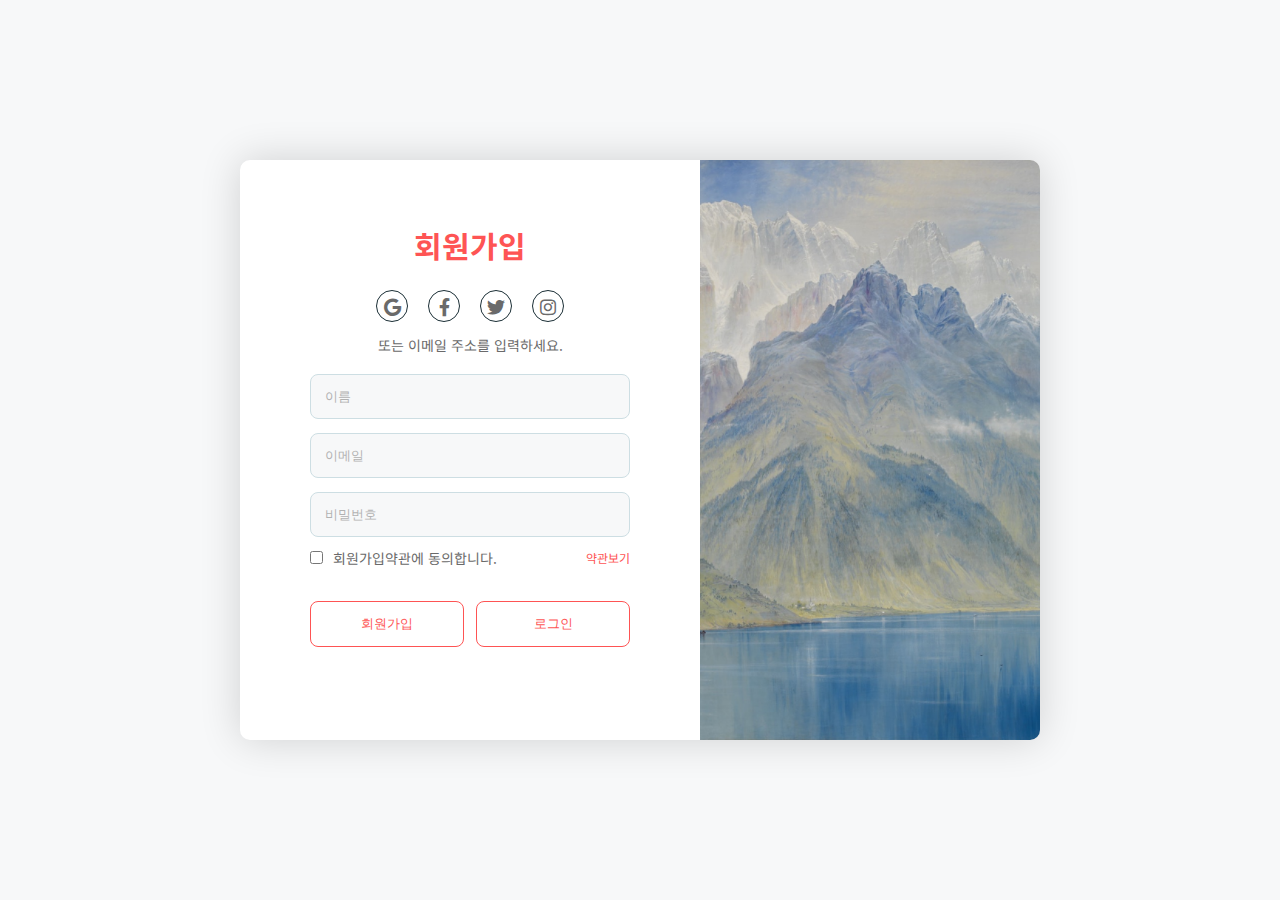
<file: form/index.html>
<!DOCTYPE html>
<html lang="ko">
  <head>
    <meta charset="UTF-8" />
    <meta name="viewport" content="width=device-width, initial-scale=1.0" />
    <title>Sign up</title>
    <!-- 폰트어썸 연결코드 -->
    <link href="https://cdnjs.cloudflare.com/ajax/libs/font-awesome/5.13.0/css/all.min.css" rel="stylesheet"></head>
    <link rel="stylesheet" href="./style.css" />
  </head>
  <body>
    <div class="container">
      <div class="forms">
        <div class="form">
          <h2>회원가입</h2>
          <div class="social-btns">
            <a href="#"><i class="fab fa-google"></i></a>
            <a href="#"><i class="fab fa-facebook-f"></i></a>
            <a href="#"><i class="fab fa-twitter"></i></a>
            <a href="#"><i class="fab fa-instagram"></i></a>
          </div>
          <p>또는 이메일 주소를 입력하세요.</p>
          <form >
            <input class="input" type="text" placeholder="이름">
            <input class="input" type="email" placeholder="이메일">
            <input class="input" type="password" placeholder="비밀번호">
            <div class="check">
              <label>
                <input type="checkbox">회원가입약관에 동의합니다.
              </label>
              <a href="#">약관보기</a>
            </div>
            <div class="btns">
              <button class="btn btn-line">회원가입</button>
              <button class="btn btn-line">로그인</button>
            </div>
          </form>
        </div>

        <div class="photo"></div>
      </div>
    </div>
  </body>
</html>
</file>
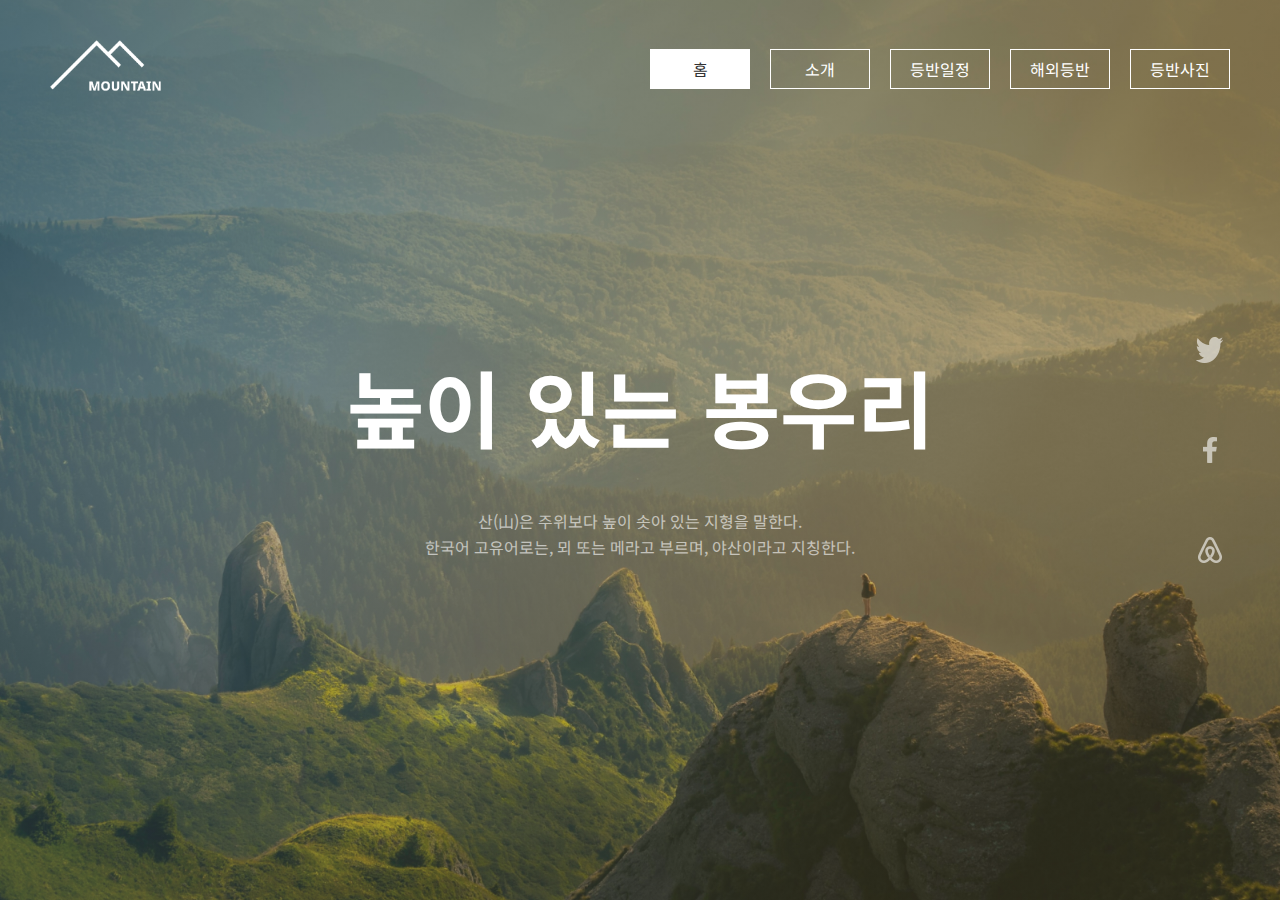
<file: mountain/index.html>
<!DOCTYPE html>
<html lang="ko">
  <head>
    <meta charset="UTF-8" />
    <meta name="viewport" content="width=device-width, initial-scale=1.0" />
    <title>Mountain</title>
    <link rel="stylesheet" href="./style.css" />
  </head>
  <body>
    <div class="container">
      <header>
        <a href="#" class="logo"><img src="./imgs/logo.png" alt="logo" /></a>
        <ul class="nav">
          <li><a href="#" class="active">홈</a></li>
          <li><a href="#">소개</a></li>
          <li><a href="#">등반일정</a></li>
          <li><a href="#">해외등반</a></li>
          <li><a href="#">등반사진</a></li>
        </ul>
      </header>

      <div class="slide">
        <div class="slide-text">
          <h2>높이 있는 봉우리</h2>
          <p>
            산(山)은 주위보다 높이 솟아 있는 지형을 말한다.<br />
            한국어 고유어로는, 뫼 또는 메라고 부르며, 야산이라고 지칭한다.
          </p>
        </div>
        <div class="social">
          <a href="#"><img src="./imgs/icon01.png" alt="icon1" /></a>
          <a href="#"><img src="./imgs/icon02.png" alt="icon2" /></a>
          <a href="#"><img src="./imgs/icon03.png" alt="icon3" /></a>
        </div>
      </div>
    </div>
  </body>
</html>
<!-- asdfdd -->
</file>
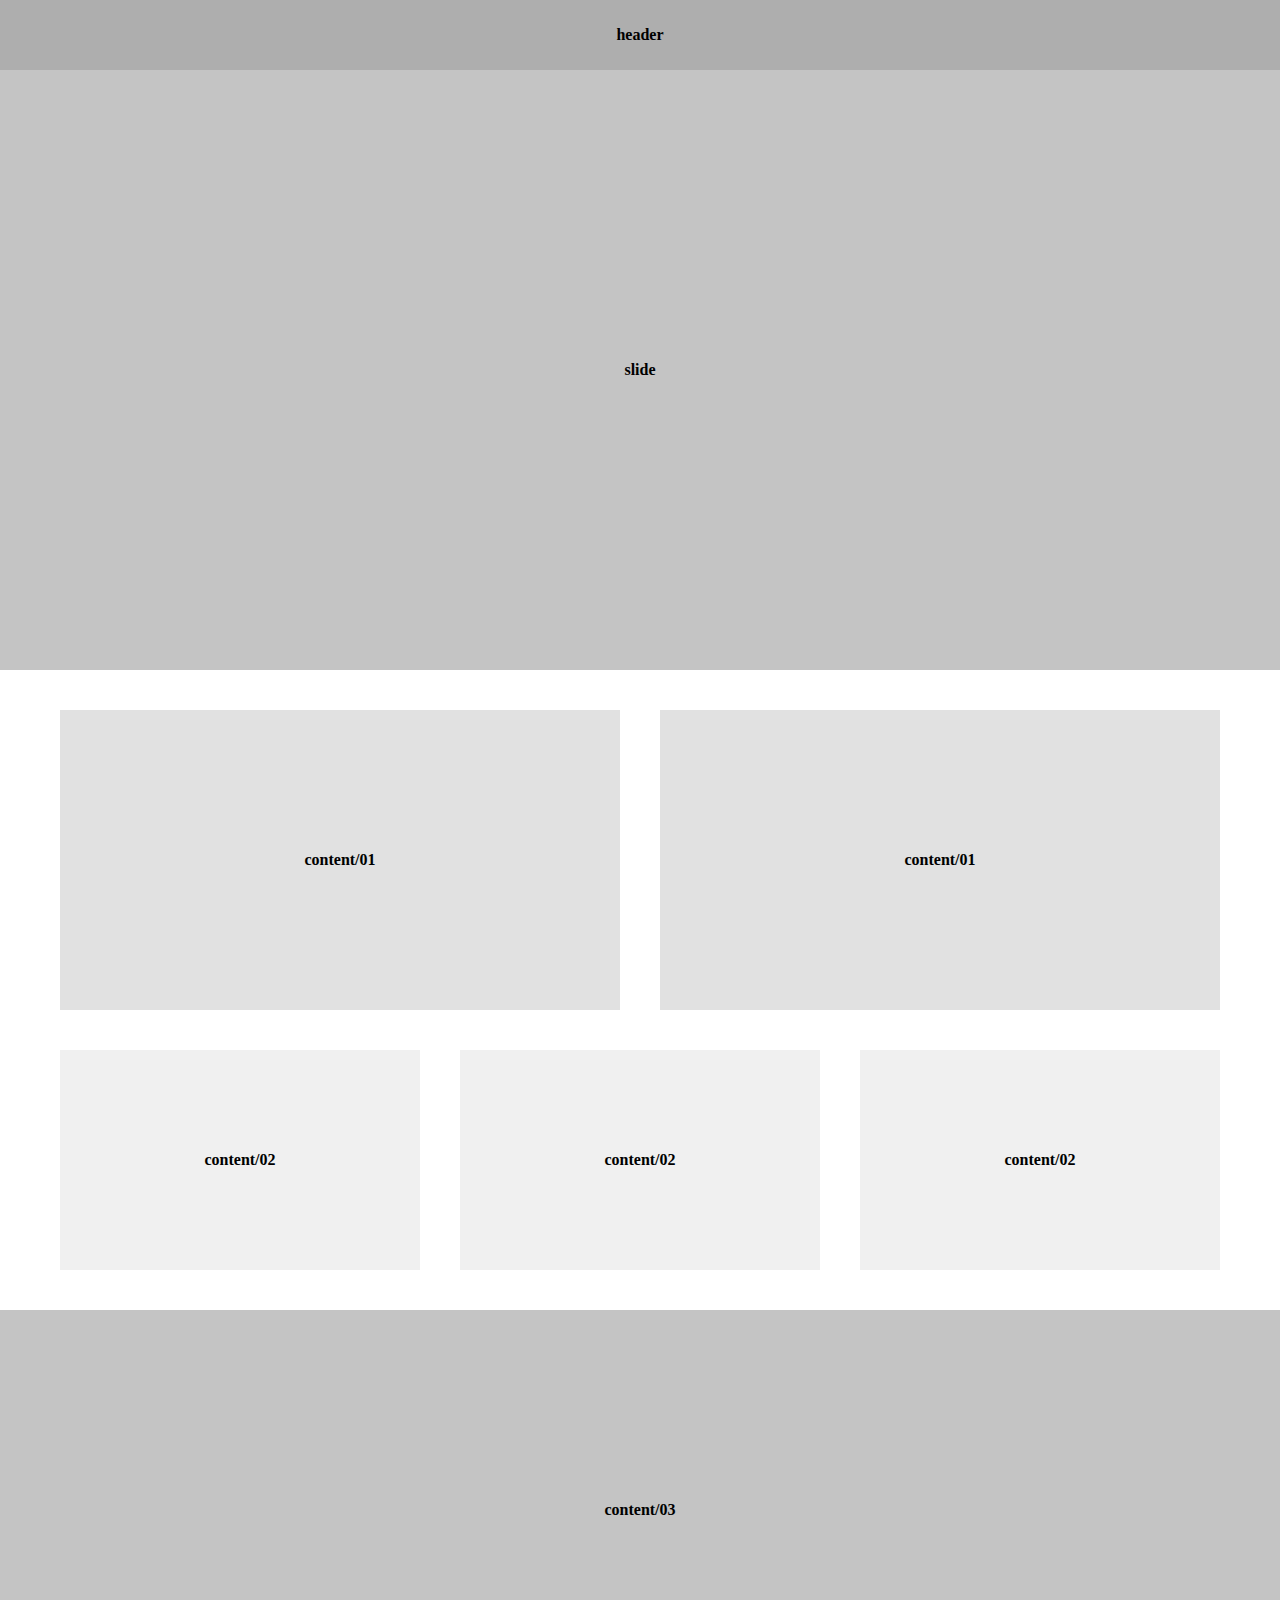
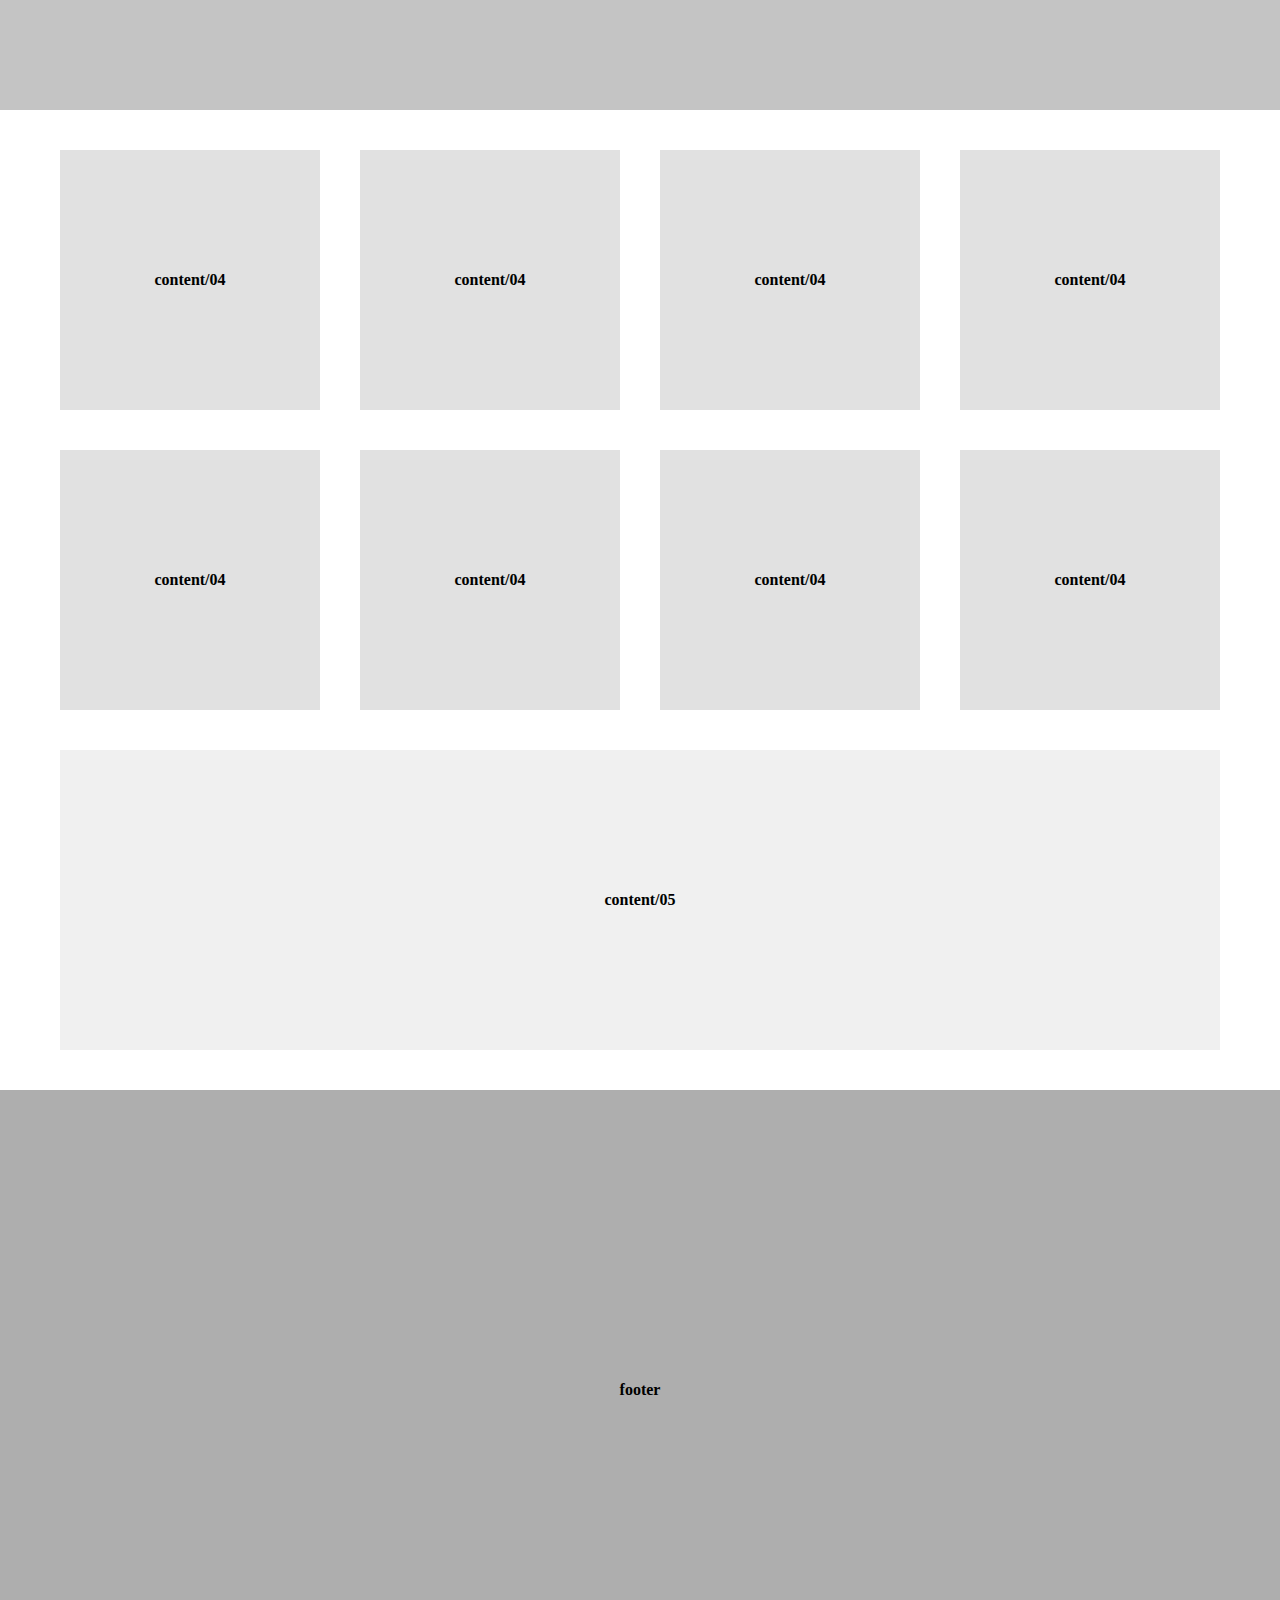
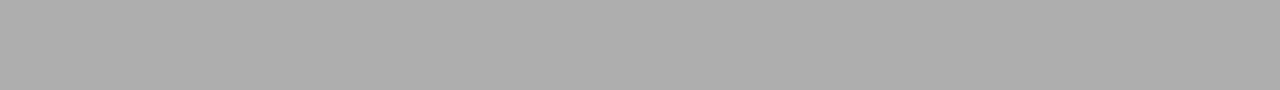
<file: responsive/index.html>
<!DOCTYPE html>
<html lang="ko">
  <head>
    <meta charset="UTF-8" />
    <meta name="viewport" content="width=device-width, initial-scale=1.0" />
    <title>responsive</title>
    <!-- <link rel="stylesheet" href="./main.css" /> -->
    <link rel="stylesheet" href="./main2.css" />
  </head>
  <body>
    <div class="container">
      <div class="header"><h4>header</h4></div>
      <div class="slide"><h4>slide</h4></div>

      <div class="section">
        <ul class="content content-01">
          <li><h4>content/01</h4></li>
          <li><h4>content/01</h4></li>
        </ul>
      </div>

      <div class="section">
        <ul class="content content-02">
          <li><h4>content/02</h4></li>
          <li><h4>content/02</h4></li>
          <li><h4>content/02</h4></li>
        </ul>
      </div>

      <div class="banner"><h4>content/03</h4></div>

      <div class="section">
        <ul class="content content-04">
          <li><h4>content/04</h4></li>
          <li><h4>content/04</h4></li>
          <li><h4>content/04</h4></li>
          <li><h4>content/04</h4></li>
          <li><h4>content/04</h4></li>
          <li><h4>content/04</h4></li>
          <li><h4>content/04</h4></li>
          <li><h4>content/04</h4></li>
        </ul>
      </div>

      <div class="section">
        <div class="banner2">
          <h4>content/05</h4>
        </div>
      </div>

      <div class="footer"><h4>footer</h4></div>
    </div>
  </body>
</html>
</file>
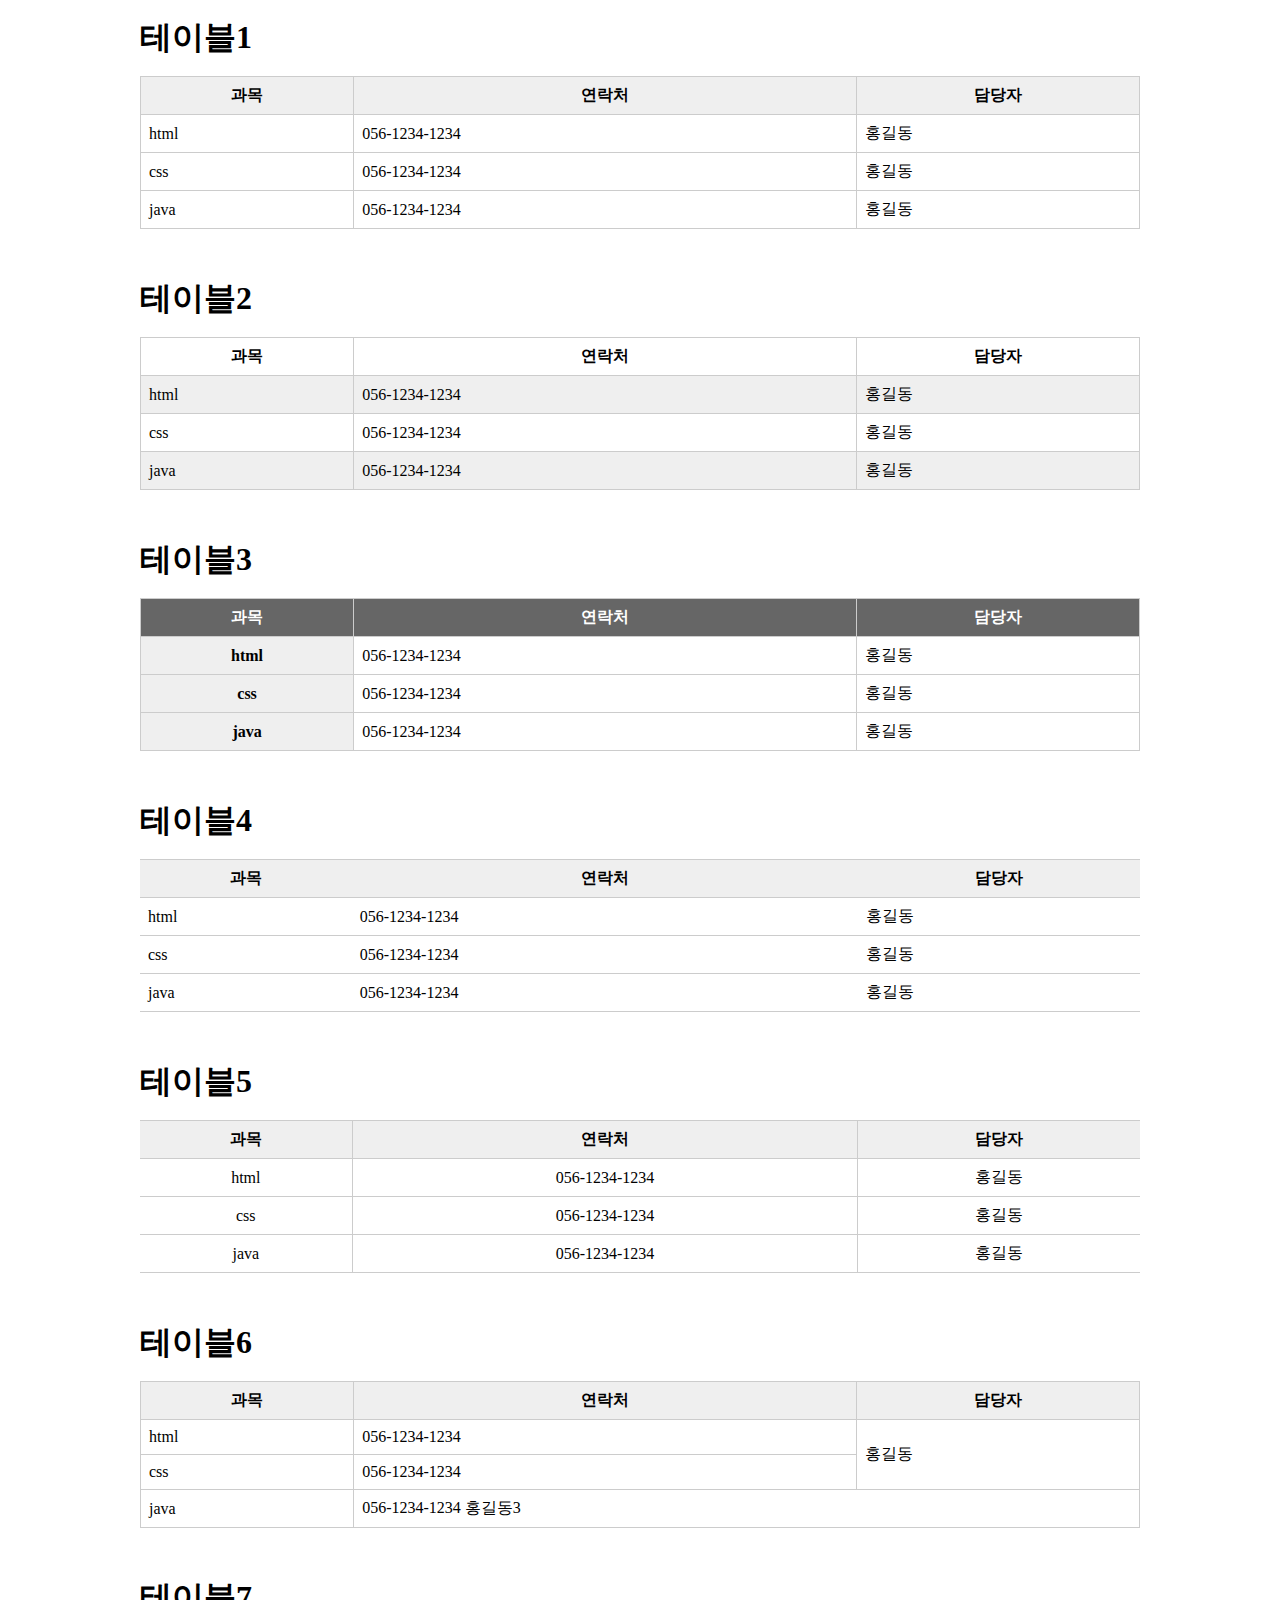
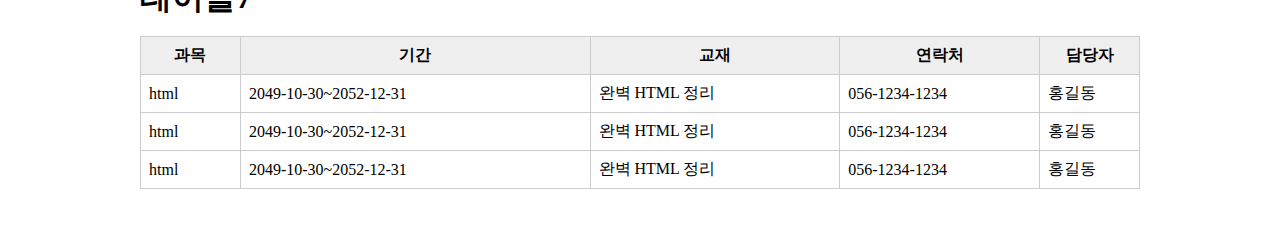
<file: table/index.html>
<!DOCTYPE html>
<html lang="en">
  <head>
    <meta charset="UTF-8" />
    <meta name="viewport" content="width=device-width, initial-scale=1.0" />
    <title>table</title>
    <link rel="stylesheet" href="./style.css" />
  </head>
  <body>
    <div class="container">
      <!-- /* table안에tr(줄) td(칸) */ -->
      <h1>테이블1</h1>
      <table class="tbl-01">
        <tr>
          <th>과목</th>
          <th>연락처</th>
          <th>담당자</th>
        </tr>
        <tr>
          <td>html</td>
          <td>056-1234-1234</td>
          <td>홍길동</td>
        </tr>
        <tr>
          <td>css</td>
          <td>056-1234-1234</td>
          <td>홍길동</td>
        </tr>
        <tr>
          <td>java</td>
          <td>056-1234-1234</td>
          <td>홍길동</td>
        </tr>
      </table>

      <h1>테이블2</h1>
      <table class="tbl-02">
        <tr>
          <th>과목</th>
          <th>연락처</th>
          <th>담당자</th>
        </tr>
        <tr>
          <td>html</td>
          <td>056-1234-1234</td>
          <td>홍길동</td>
        </tr>
        <tr>
          <td>css</td>
          <td>056-1234-1234</td>
          <td>홍길동</td>
        </tr>
        <tr>
          <td>java</td>
          <td>056-1234-1234</td>
          <td>홍길동</td>
        </tr>
      </table>

      <h1>테이블3</h1>
      <table class="tbl-03">
        <tr>
          <th>과목</th>
          <th>연락처</th>
          <th>담당자</th>
        </tr>
        <tr>
          <th>html</th>
          <td>056-1234-1234</td>
          <td>홍길동</td>
        </tr>
        <tr>
          <th>css</th>
          <td>056-1234-1234</td>
          <td>홍길동</td>
        </tr>
        <tr>
          <th>java</th>
          <td>056-1234-1234</td>
          <td>홍길동</td>
        </tr>
      </table>

      <h1>테이블4</h1>
      <table class="tbl-04">
        <tr>
          <th>과목</th>
          <th>연락처</th>
          <th>담당자</th>
        </tr>
        <tr>
          <td>html</td>
          <td>056-1234-1234</td>
          <td>홍길동</td>
        </tr>
        <tr>
          <td>css</td>
          <td>056-1234-1234</td>
          <td>홍길동</td>
        </tr>
        <tr>
          <td>java</td>
          <td>056-1234-1234</td>
          <td>홍길동</td>
        </tr>
      </table>

      <h1>테이블5</h1>
      <table class="tbl-05">
        <tr>
          <th>과목</th>
          <th>연락처</th>
          <th>담당자</th>
        </tr>
        <tr>
          <td>html</td>
          <td>056-1234-1234</td>
          <td>홍길동</td>
        </tr>
        <tr>
          <td>css</td>
          <td>056-1234-1234</td>
          <td>홍길동</td>
        </tr>
        <tr>
          <td>java</td>
          <td>056-1234-1234</td>
          <td>홍길동</td>
        </tr>
      </table>

      <h1>테이블6</h1>
      <table class="tbl-06">
        <tr>
          <th>과목</th>
          <th>연락처</th>
          <th>담당자</th>
        </tr>
        <tr>
          <td>html</td>
          <td>056-1234-1234</td>
          <td rowspan="2">홍길동</td>
        </tr>
        <tr>
          <td>css</td>
          <td>056-1234-1234</td>
        </tr>
        <tr>
          <td>java</td>
          <td colspan="2">056-1234-1234 홍길동3</td>
        </tr>
      </table>

      <h1>테이블7</h1>
      <table class="tbl-07">
        <colgroup>
          <col width="10%" />
          <col width="35%" />
          <col width="25%" />
          <col width="20%" />
          <col width="10%" />
        </colgroup>
        <tr>
          <th>과목</th>
          <th>기간</th>
          <th>교재</th>
          <th>연락처</th>
          <th>담당자</th>
        </tr>
        <tr>
          <td>html</td>
          <td>2049-10-30~2052-12-31</td>
          <td>완벽 HTML 정리</td>
          <td>056-1234-1234</td>
          <td>홍길동</td>
        </tr>
        <tr>
          <td>html</td>
          <td>2049-10-30~2052-12-31</td>
          <td>완벽 HTML 정리</td>
          <td>056-1234-1234</td>
          <td>홍길동</td>
        </tr>
        <tr>
          <td>html</td>
          <td>2049-10-30~2052-12-31</td>
          <td>완벽 HTML 정리</td>
          <td>056-1234-1234</td>
          <td>홍길동</td>
        </tr>
      </table>
    </div>
  </body>
</html>
</file>
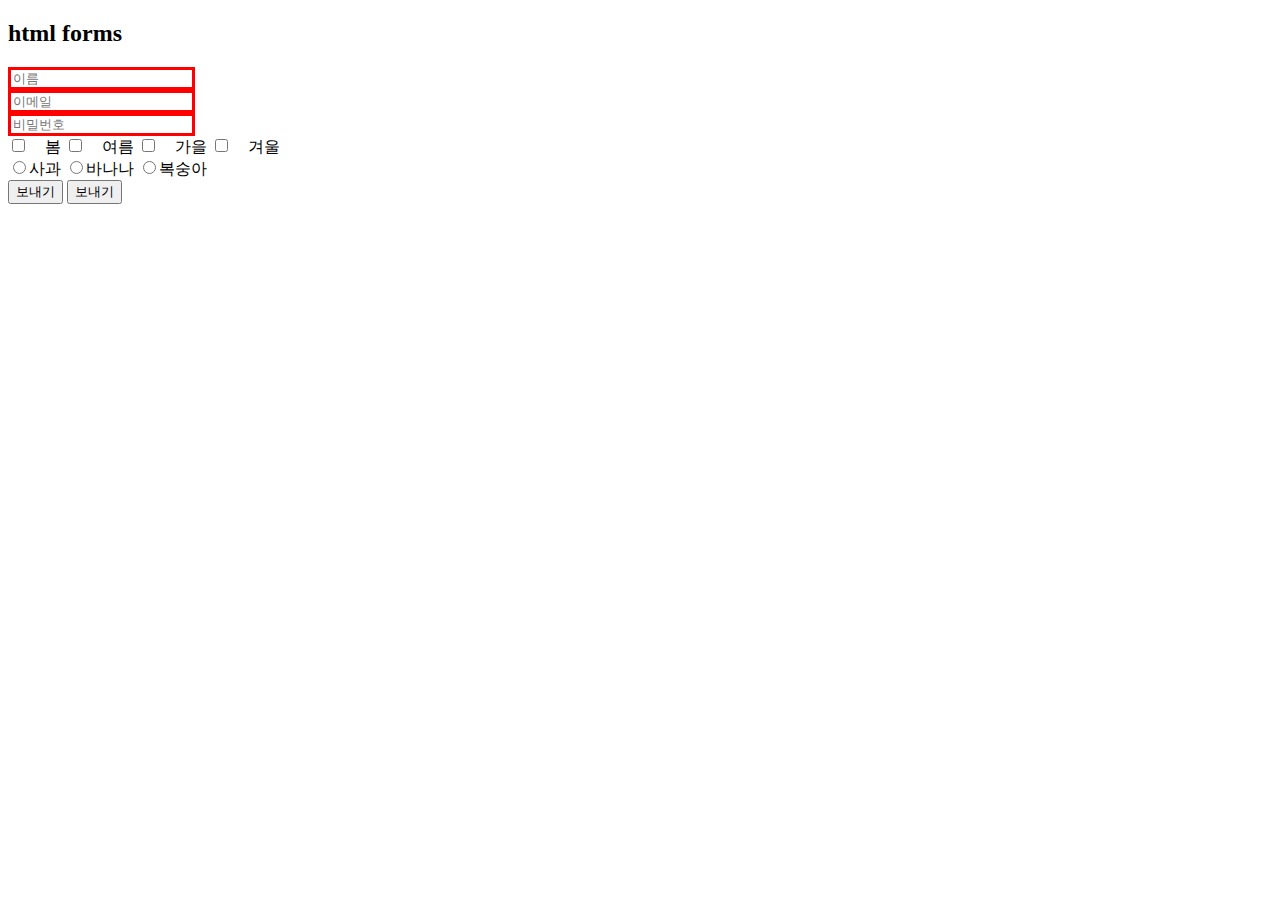
<file: form/form.html>
<!DOCTYPE html>
<html lang="ko">
  <head>
    <meta charset="UTF-8" />
    <meta name="viewport" content="width=device-width, initial-scale=1.0" />
    <title>form</title>
    <style>
      input[type="text"] {
        border: 3px solid red;
      }
      input[type="checkbox"] {
        margin-right: 20px;
      }
    </style>
  </head>
  <body>
    <h2>html forms</h2>
    <form>
      <input type="text" placeholder="이름" /><br />
      <input type="text" placeholder="이메일" /><br />
      <input type="text" placeholder="비밀번호" /><br />

      <div>
        <label> <input type="checkbox" name="" />봄</label>
        <label> <input type="checkbox" name="" />여름</label>
        <label> <input type="checkbox" name="" />가을</label>
        <label> <input type="checkbox" name="" />겨울</label>
      </div>

      <div>
        <label for="apple">
          <input type="radio" id="apple" name="fruit" value="사과" />사과</label
        >
        <label for="banana">
          <input
            type="radio"
            id="banana"
            name="fruit"
            value="바나나"
          />바나나</label
        >
        <label for="peach">
          <input
            type="radio"
            id="peach"
            name="fruit"
            value="복숭아"
          />복숭아</label
        >
      </div>

      <input type="submit" value="보내기" />
      <button type="submit">보내기</button>
    </form>
  </body>
</html>
</file>
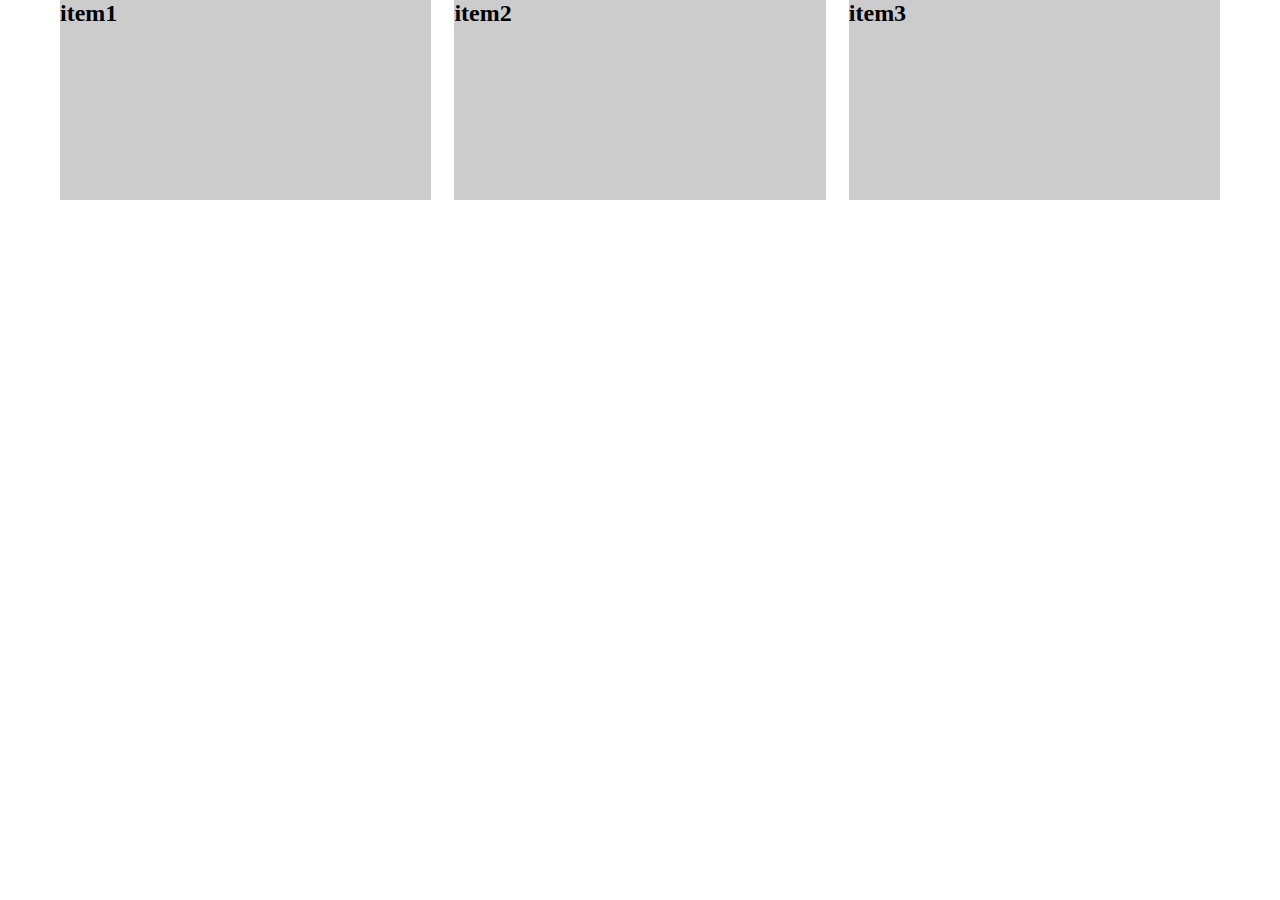
<file: responsive/index2.html>
<!DOCTYPE html>
<html lang="ko">
  <head>
    <meta charset="UTF-8" />
    <meta name="viewport" content="width=device-width, initial-scale=1.0" />
    <title>responsive</title>
    <!-- <link rel="stylesheet" href="./style2.css" /> -->
    <!-- <link rel="stylesheet" href="./style2-flex.css" /> -->
    <link rel="stylesheet" href="./style2-min.css" />
  </head>
  <body>
    <div class="container">
      <div class="items">
        <div class="item"><h2>item1</h2></div>
        <div class="item"><h2>item2</h2></div>
        <div class="item"><h2>item3</h2></div>
      </div>
    </div>
  </body>
</html>
</file>
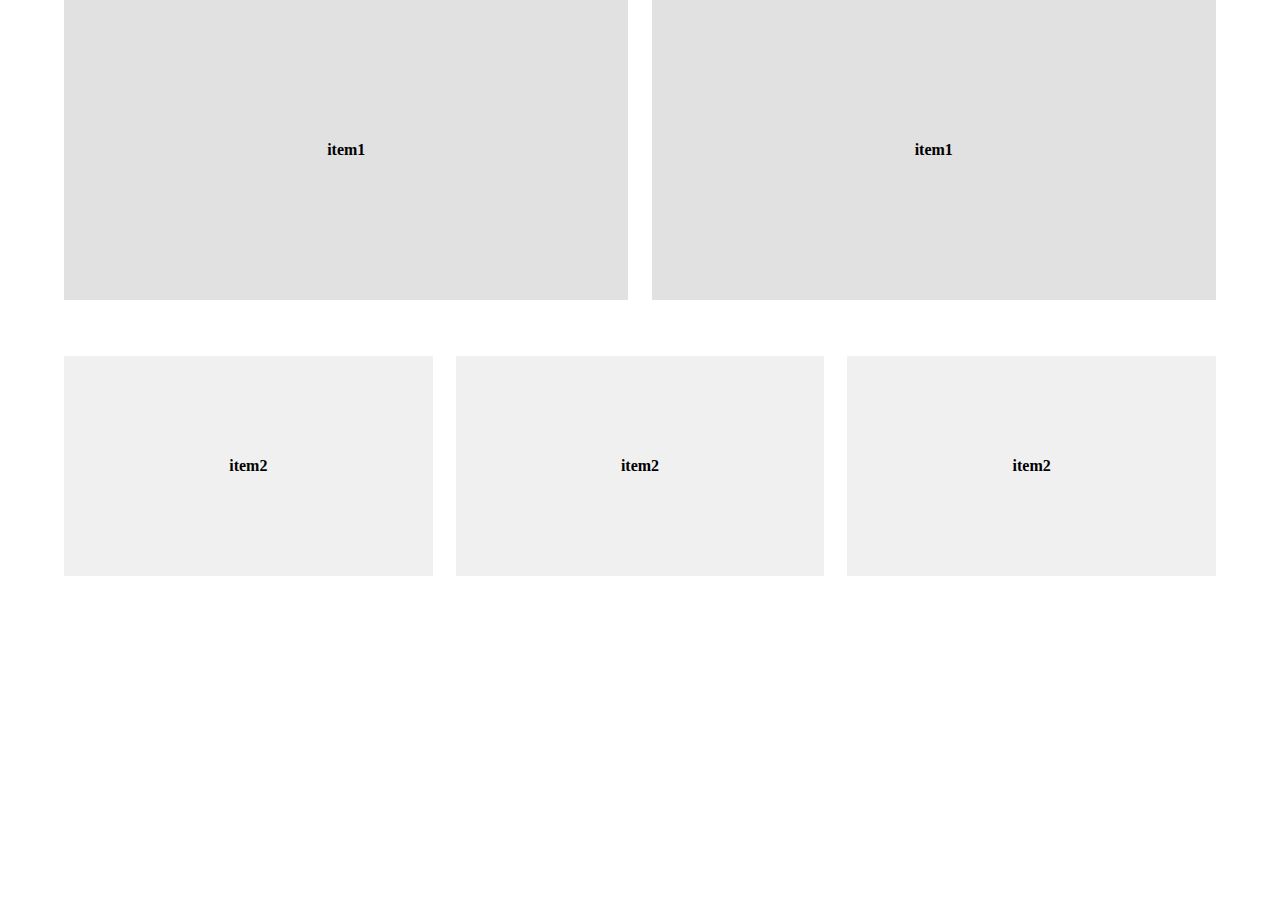
<file: responsive/index3.html>
<!DOCTYPE html>
<html lang="en">
  <head>
    <meta charset="UTF-8" />
    <meta name="viewport" content="width=device-width, initial-scale=1.0" />
    <title>responsive3</title>
    <!-- <link rel="stylesheet" href="./style3.css" /> -->
    <link rel="stylesheet" href="./style3_02.css" />
  </head>
  <body>
    <div class="container">
      <div class="section">
        <ul class="content content-01">
          <li><h4>item1</h4></li>
          <li><h4>item1</h4></li>
        </ul>
      </div>

      <div class="section">
        <ul class="content content-02">
          <li><h4>item2</h4></li>
          <li><h4>item2</h4></li>
          <li><h4>item2</h4></li>
        </ul>
      </div>
    </div>
  </body>
</html>
</file>
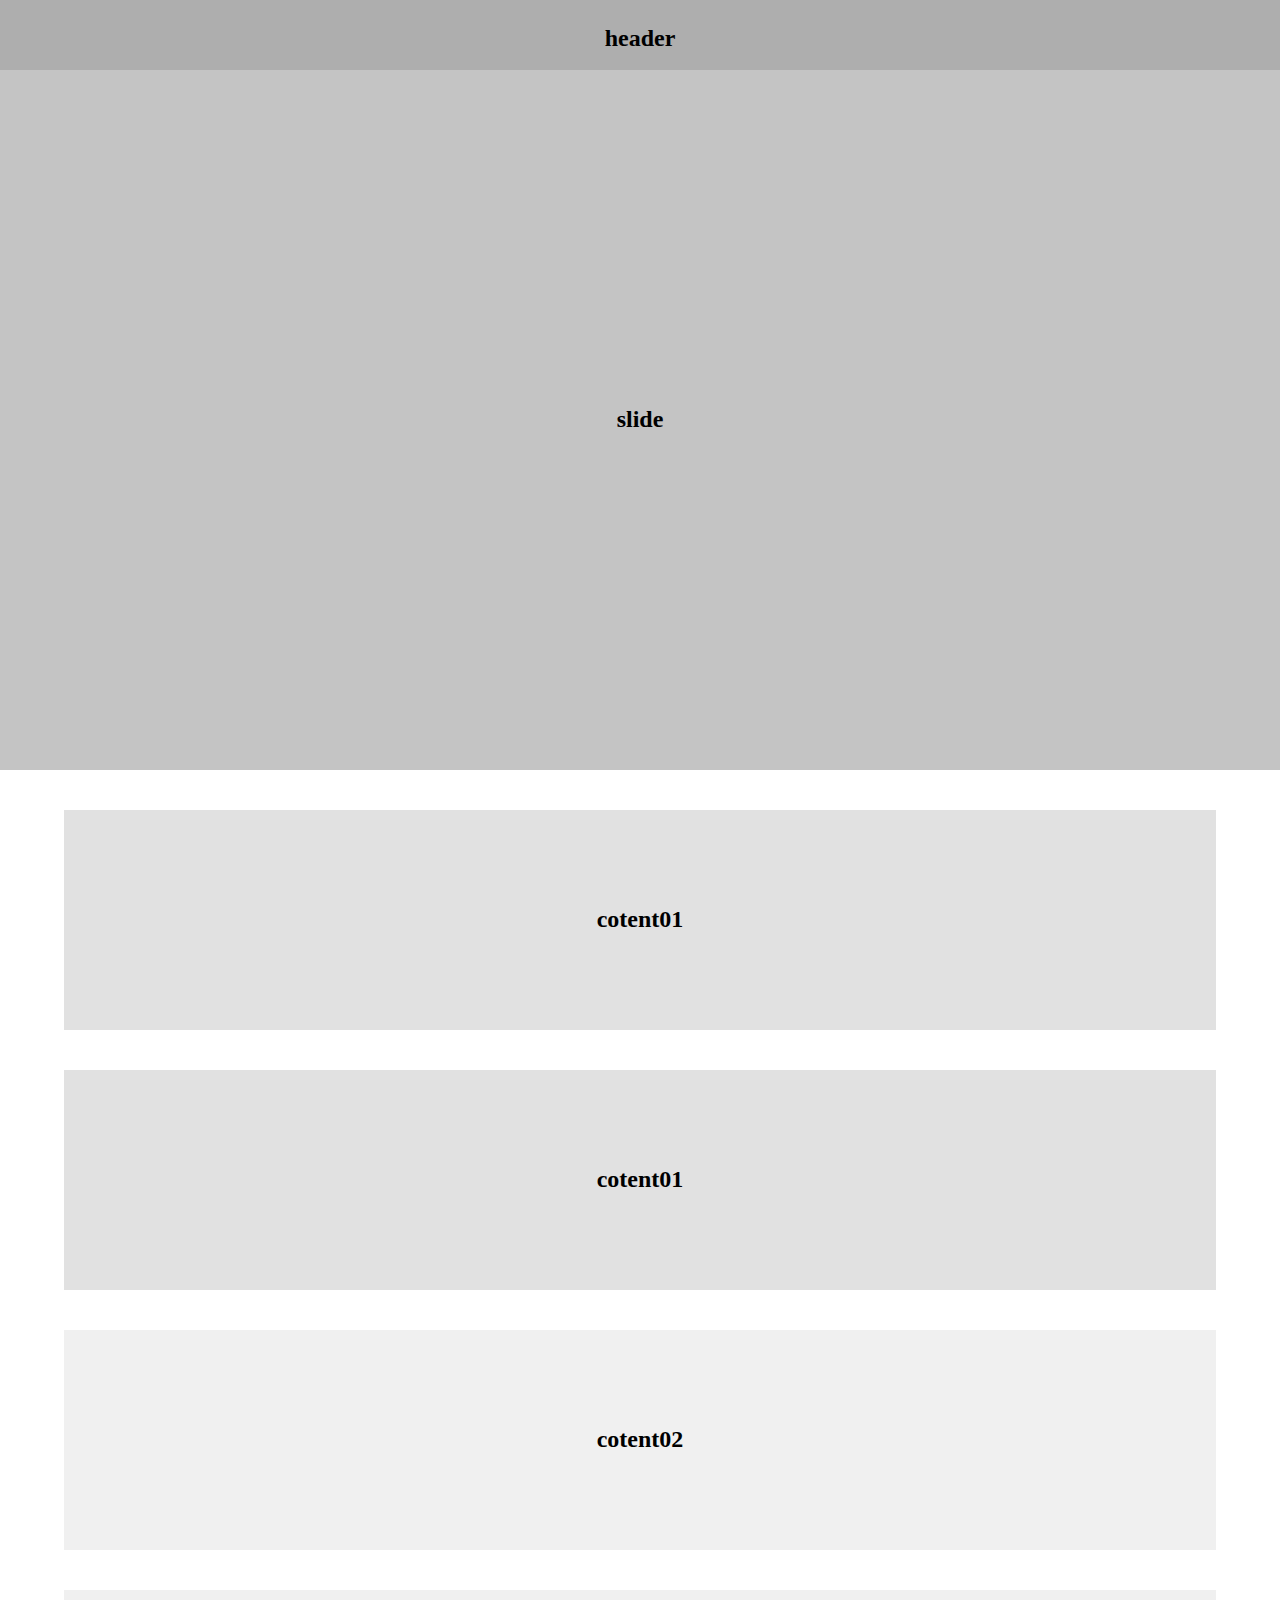
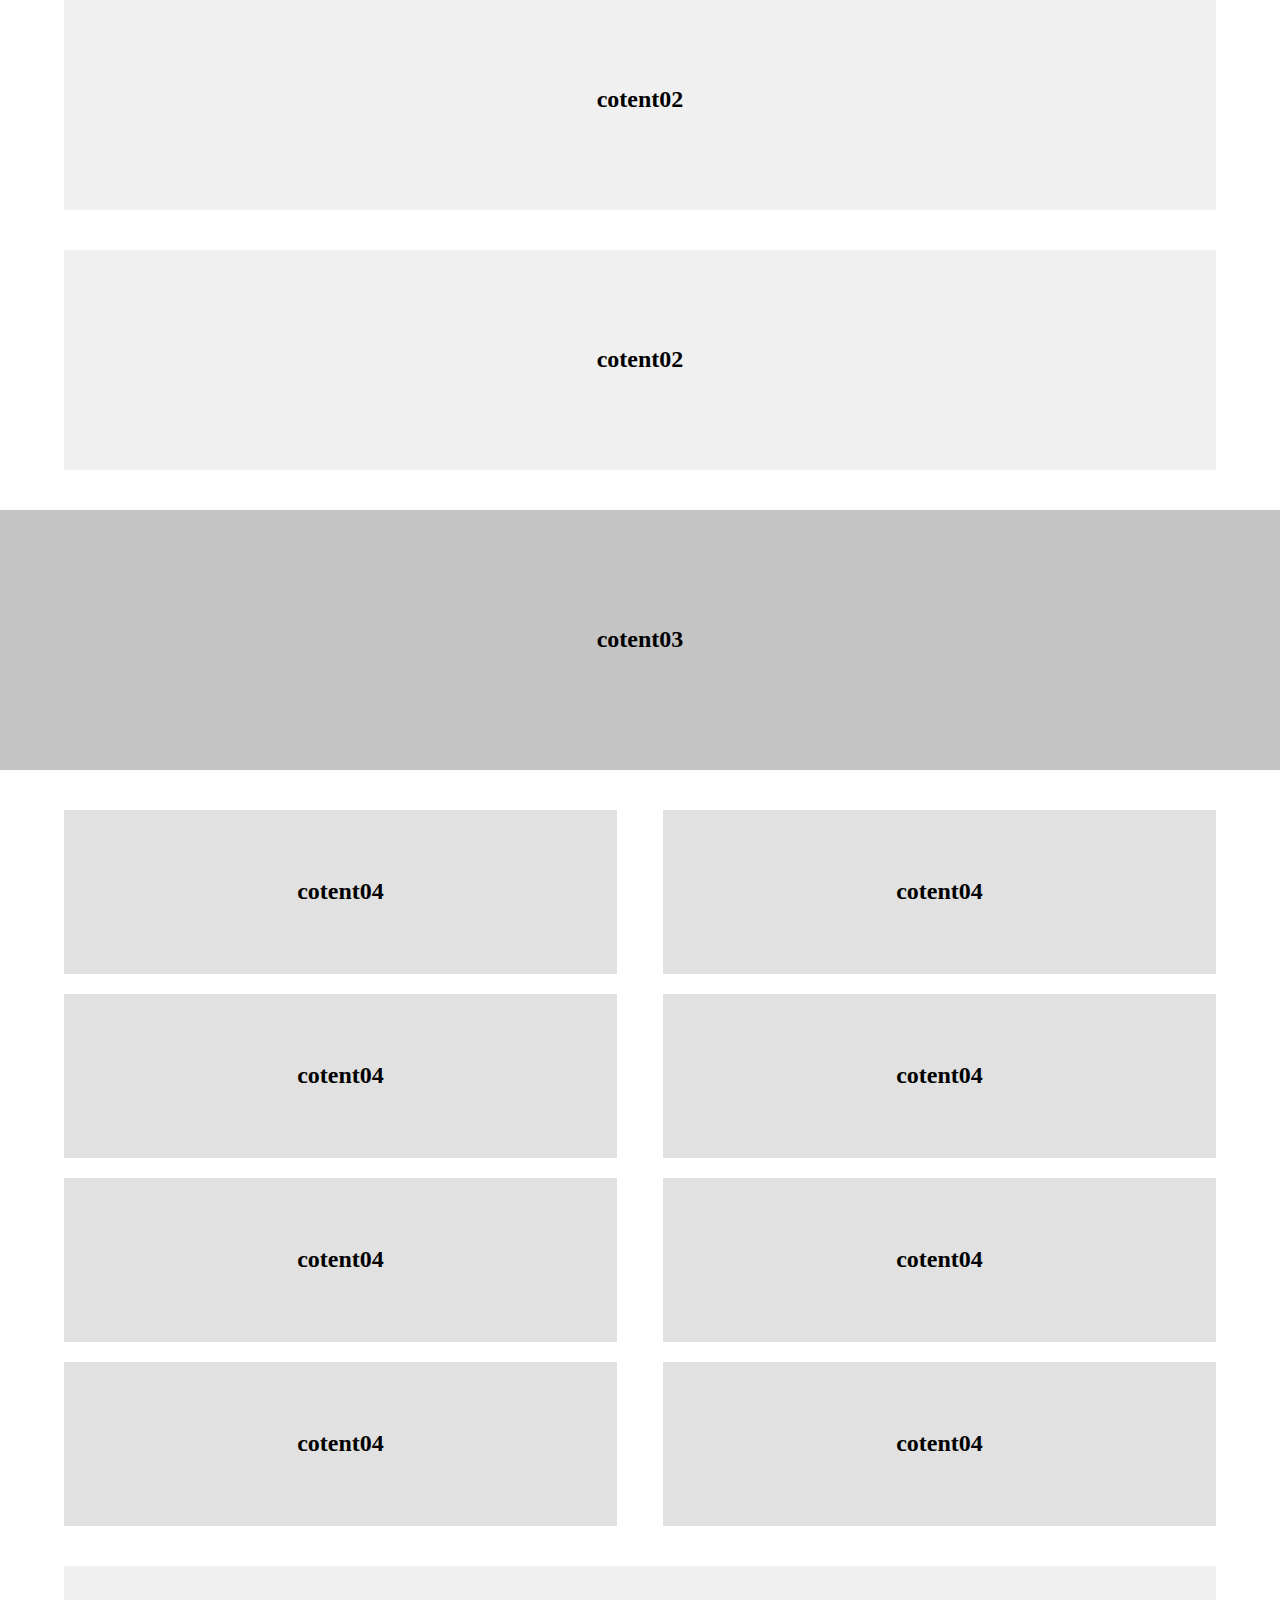
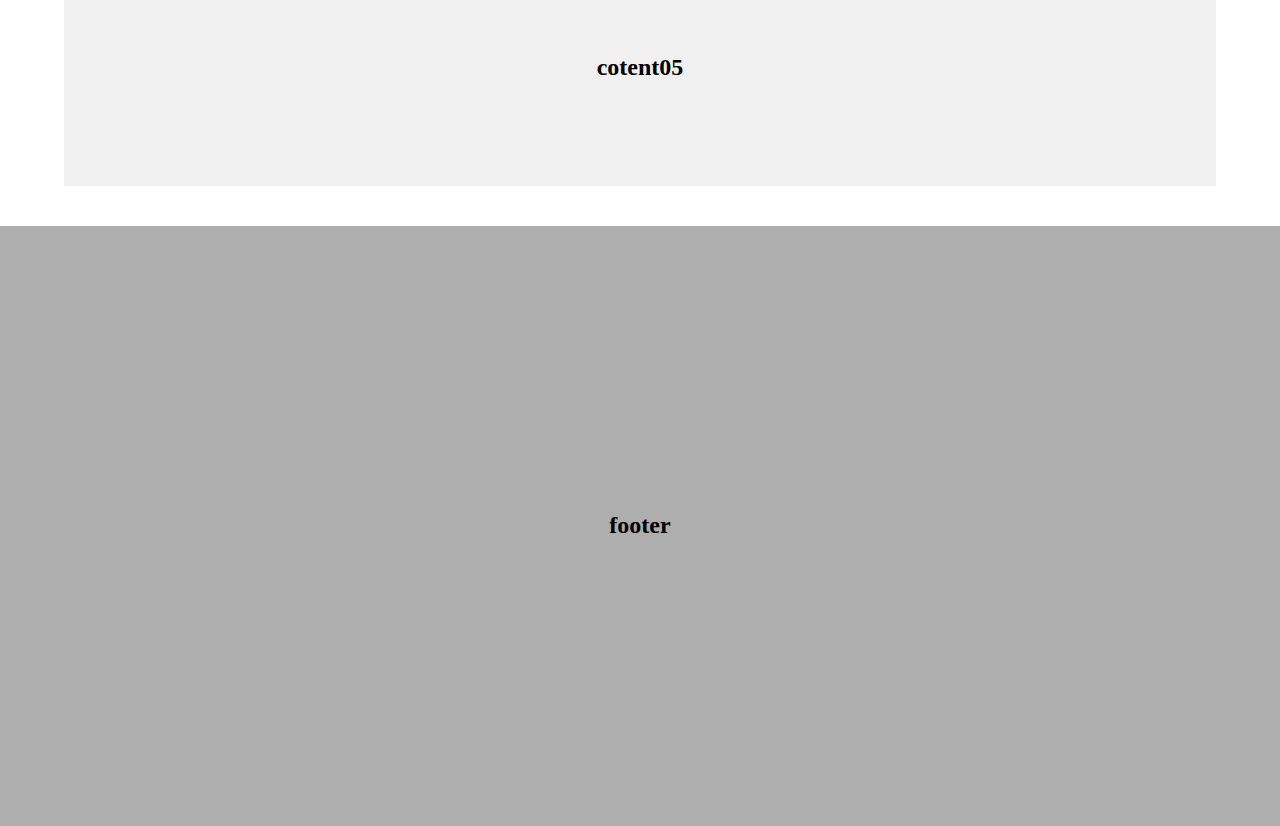
<file: responsive/test.html>
<!DOCTYPE html>
<html lang="en">
  <head>
    <meta charset="UTF-8" />
    <meta name="viewport" content="width=device-width, initial-scale=1.0" />
    <title>test</title>
    <link rel="stylesheet" href="./test.css" />
  </head>
  <body>
    <div class="container">
      <div class="header"><h2>header</h2></div>

      <div class="slide"><h2>slide</h2></div>

      <div class="content01">
        <div class="item"><h2>cotent01</h2></div>
        <div class="item"><h2>cotent01</h2></div>
      </div>

      <div class="content02">
        <div class="item"><h2>cotent02</h2></div>
        <div class="item"><h2>cotent02</h2></div>
        <div class="item"><h2>cotent02</h2></div>
      </div>
      
      <div class="content03"><h2>cotent03</h2></div>

      <div class="content04">
        <div class="item"><h2>cotent04</h2></div>
        <div class="item"><h2>cotent04</h2></div>
        <div class="item"><h2>cotent04</h2></div>
        <div class="item"><h2>cotent04</h2></div>
        <div class="item"><h2>cotent04</h2></div>
        <div class="item"><h2>cotent04</h2></div>
        <div class="item"><h2>cotent04</h2></div>
        <div class="item"><h2>cotent04</h2></div>
      </div>

      <div class="content05"><h2>cotent05</h2></div>

      <div class="footer"><h2>footer</h2></div>
  </body>
</html>
</file>
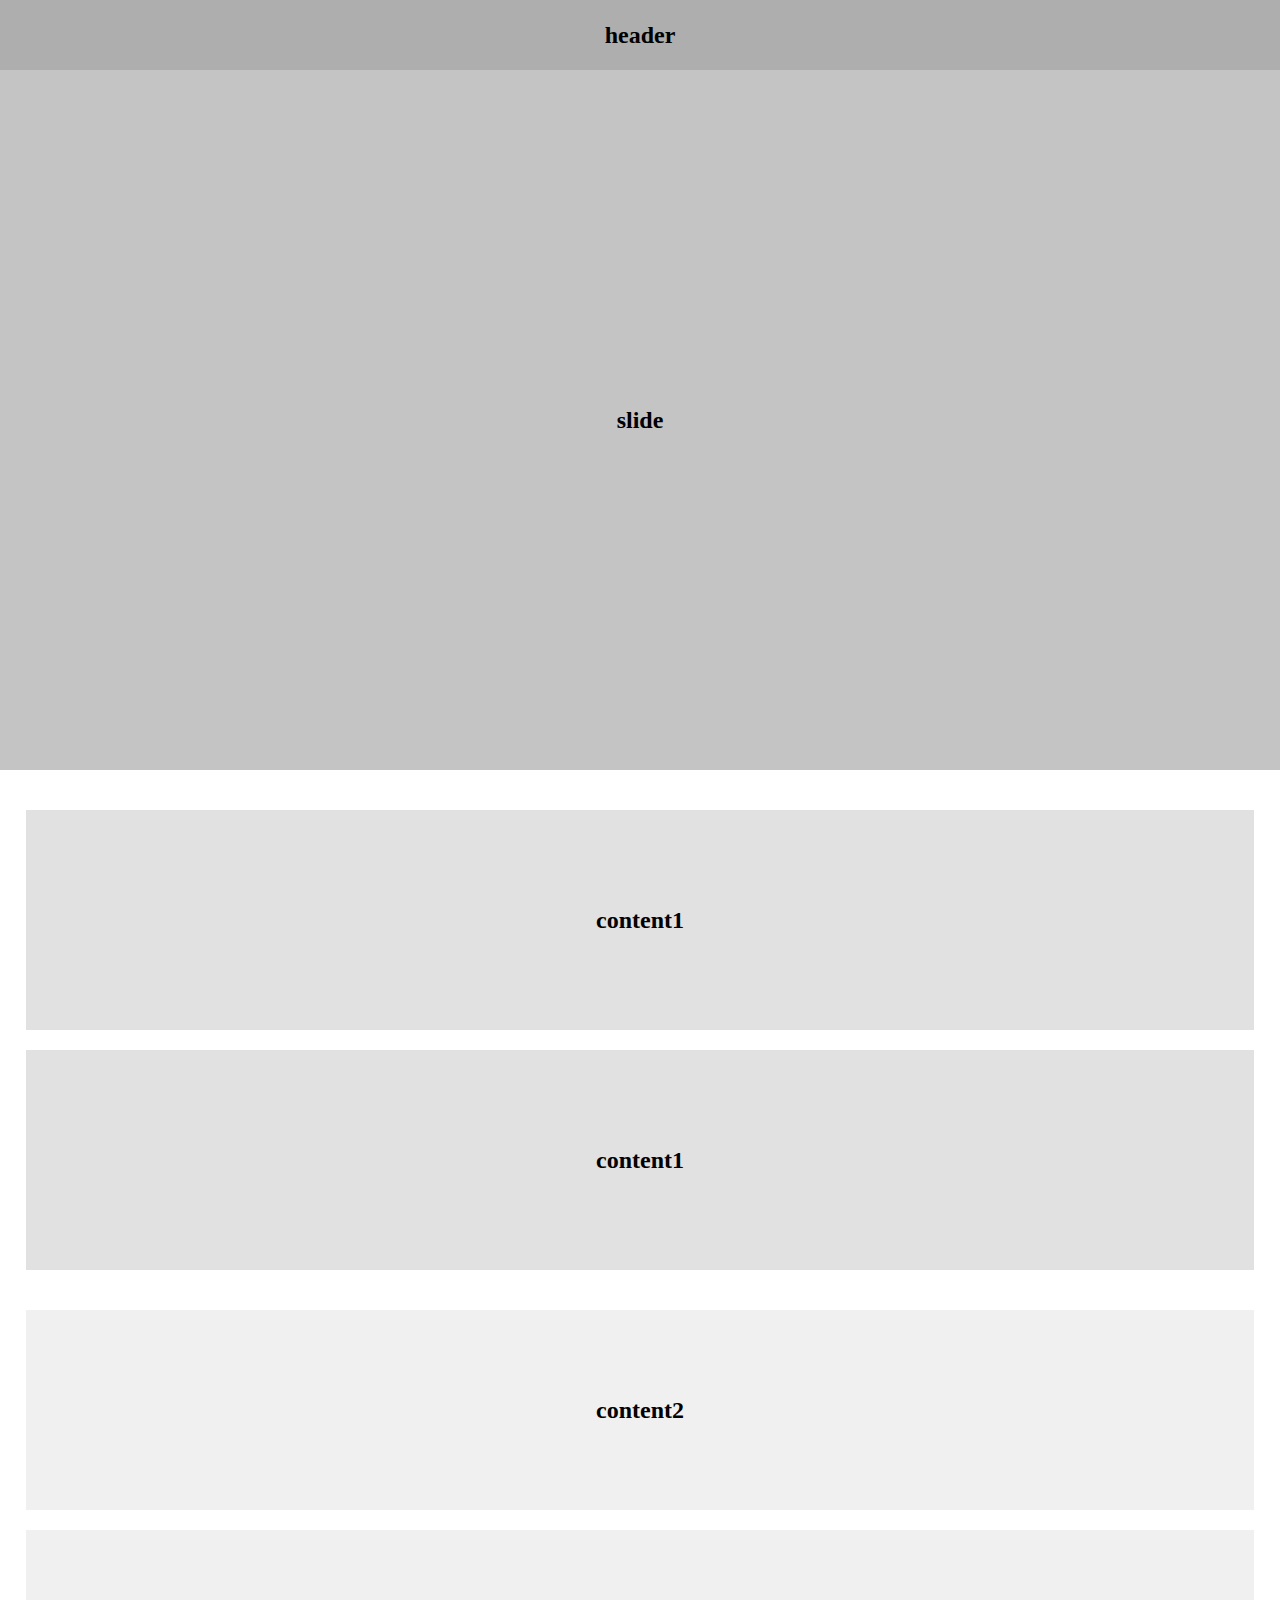
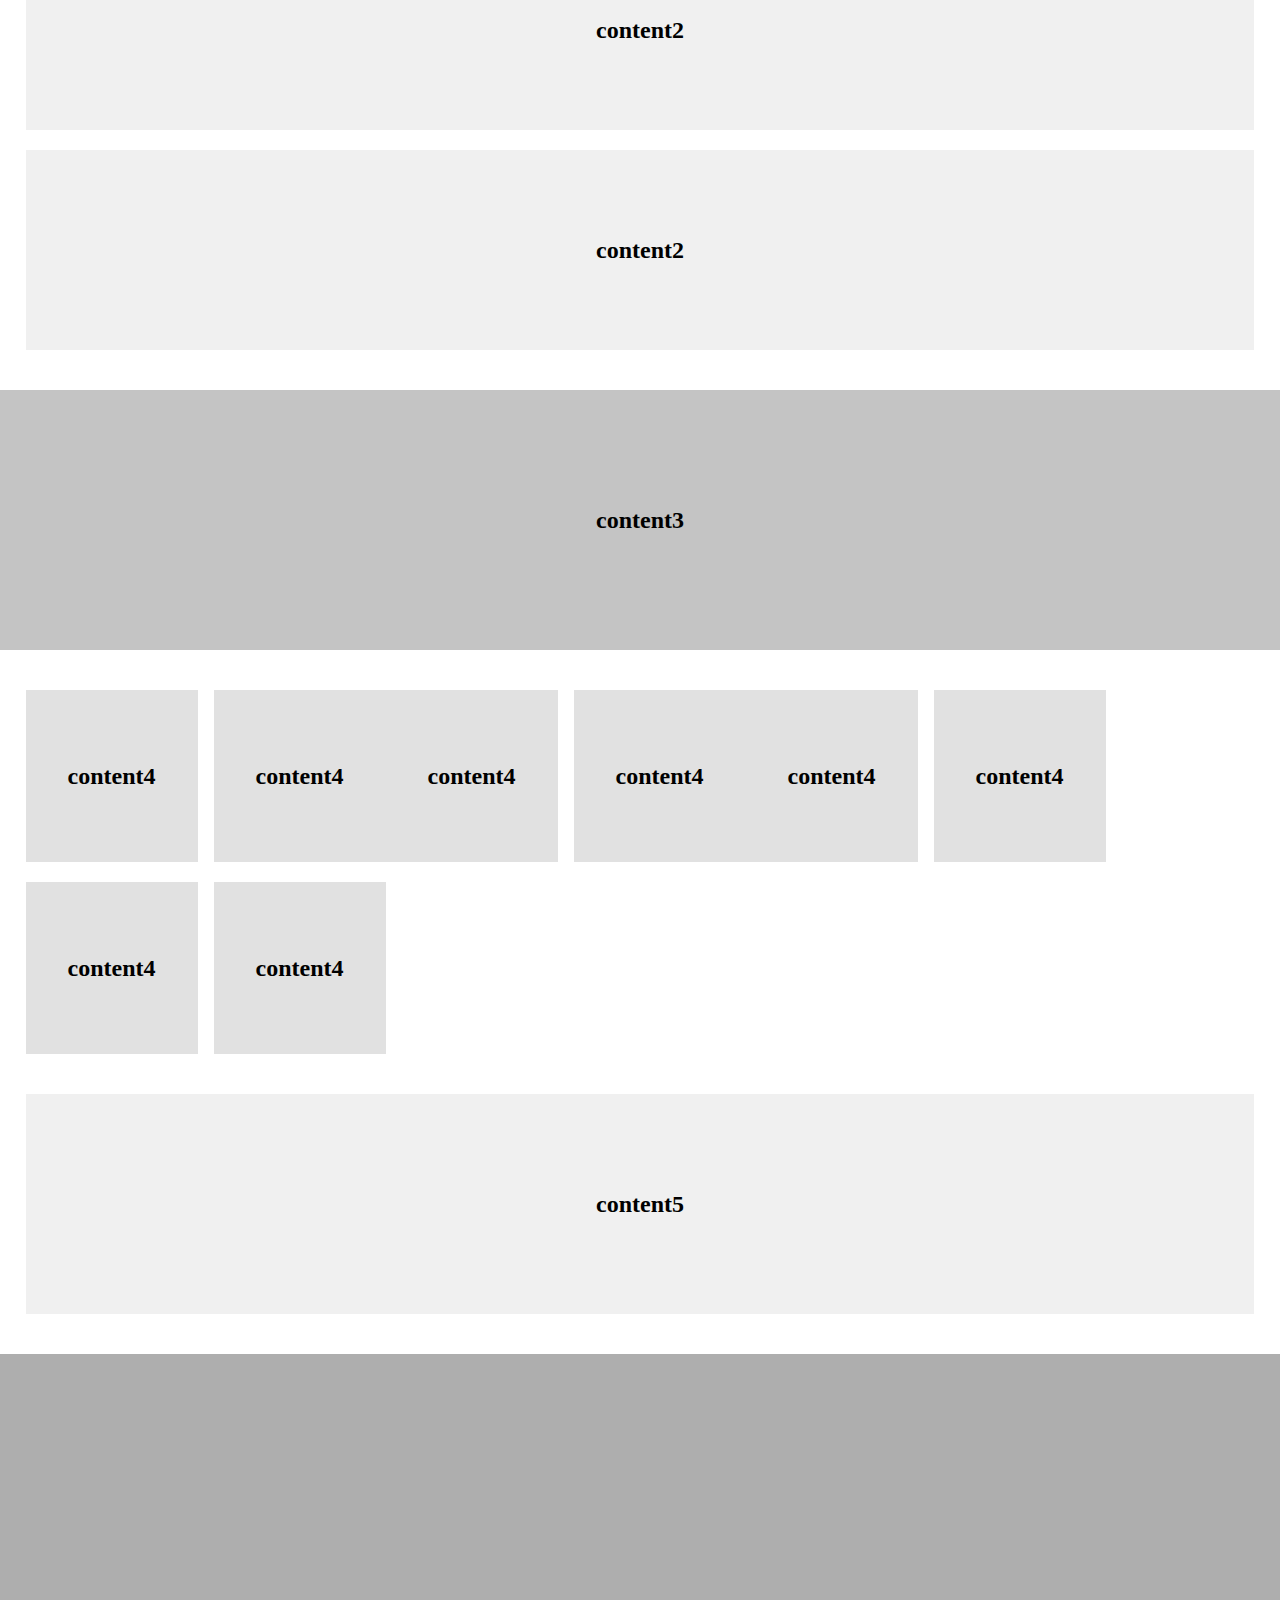
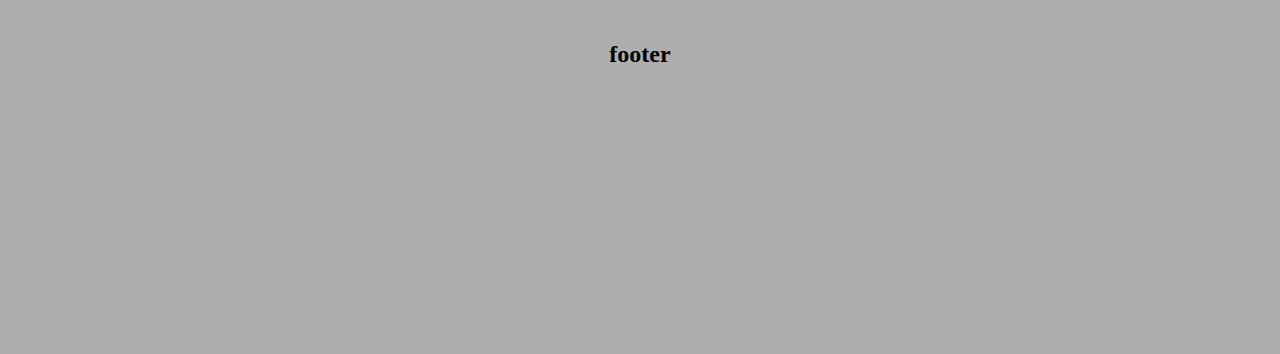
<file: responsive/test2.html>
<!DOCTYPE html>
<html lang="ko">
  <head>
    <meta charset="UTF-8" />
    <meta name="viewport" content="width=device-width, initial-scale=1.0" />
    <title>test2</title>
    <link rel="stylesheet" href="./test2.css" />
  </head>
  <body>
    <div class="container">
      <div class="header"><h2>header</h2></div>

      <div class="slide"><h2>slide</h2></div>

      <div class="section">
        <div class="content content-01">
          <div class="content1"><h2>content1</h2></div>
          <div class="content1"><h2>content1</h2></div>
        </div>
      </div>

      <div class="section">
        <div class="content content-02">
          <div class="content2"><h2>content2</h2></div>
          <div class="content2"><h2>content2</h2></div>
          <div class="content2"><h2>content2</h2></div>
        </div>
      </div>

      <div class="content3"><h2>content3</h2></div>

      <div class="section">
        <div class="content content-04">
          <div class="content4"><h2>content4</h2></div>
          <div class="content4"><h2>content4</h2></div>
          <div class="content4"><h2>content4</h2></div>
          <div class="content4"><h2>content4</h2></div>
          <div class="content4"><h2>content4</h2></div>
          <div class="content4"><h2>content4</h2></div>
          <div class="content4"><h2>content4</h2></div>
          <div class="content4"><h2>content4</h2></div>
        </div>
      </div>

      <div class="section">
        <div class="content content-05">
          <div class="content5"><h2>content5</h2></div>
        </div>
      </div>
      
      <div class="footer"><h2>footer</h2></div>
  </body>
</html>
</file>
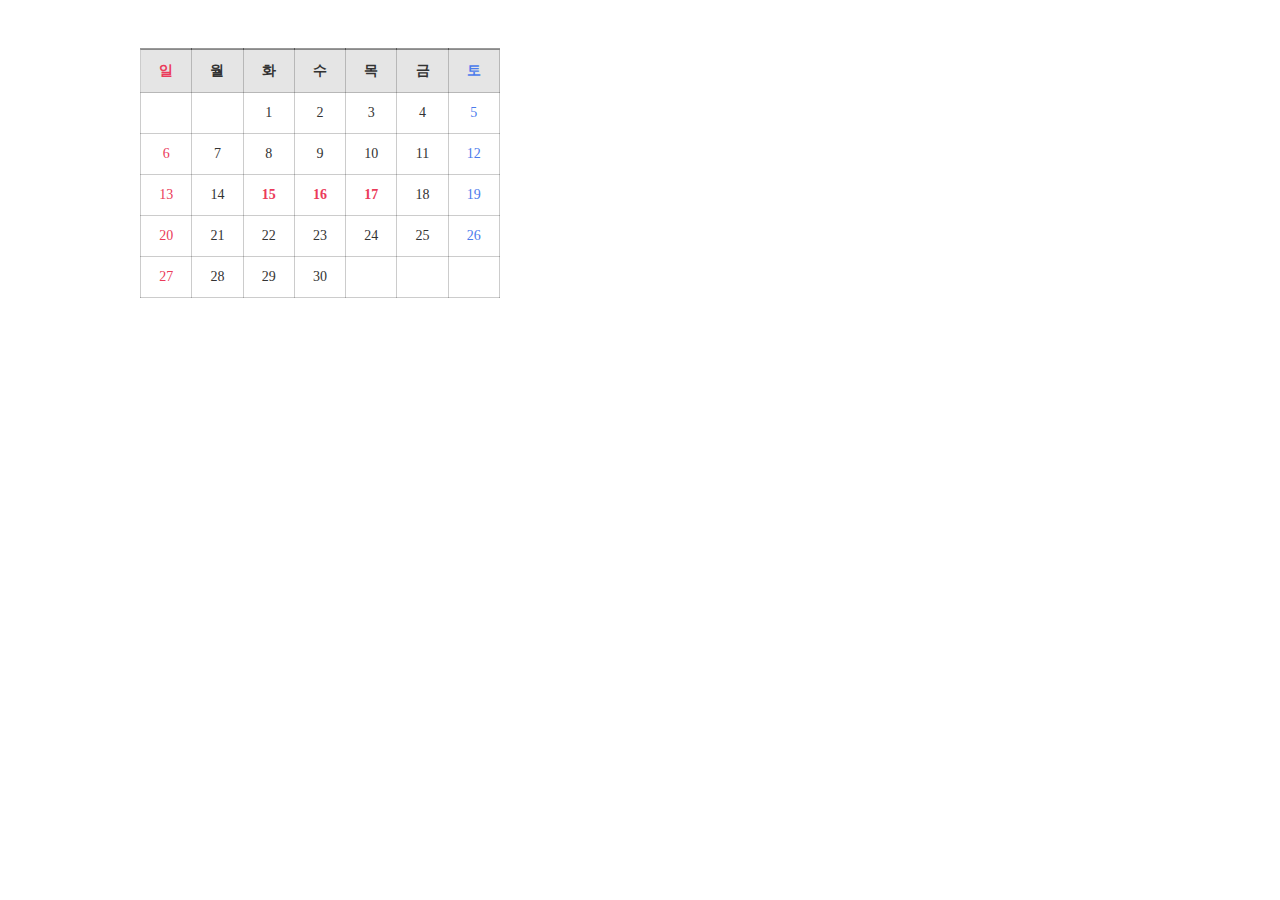
<file: table/cal.html>
<!DOCTYPE html>
<html lang="en">
  <head>
    <meta charset="UTF-8" />
    <meta name="viewport" content="width=device-width, initial-scale=1.0" />
    <title>달력</title>
    <link rel="stylesheet" href="./cal.css" />
  </head>
  <body>
    <div class="container">
      <table class="cal">
        <tr>
          <th>일</th>
          <th>월</th>
          <th>화</th>
          <th>수</th>
          <th>목</th>
          <th>금</th>
          <th>토</th>
        </tr>
        <tr>
          <td></td>
          <td></td>
          <td>1</td>
          <td>2</td>
          <td>3</td>
          <td>4</td>
          <td>5</td>
        </tr>
        <tr>
          <td>6</td>
          <td>7</td>
          <td>8</td>
          <td>9</td>
          <td>10</td>
          <td>11</td>
          <td>12</td>
        </tr>
        <tr>
          <td>13</td>
          <td>14</td>
          <td class="red">15</td>
          <td class="red">16</td>
          <td class="red">17</td>
          <td>18</td>
          <td>19</td>
        </tr>
        <tr>
          <td>20</td>
          <td>21</td>
          <td>22</td>
          <td>23</td>
          <td>24</td>
          <td>25</td>
          <td>26</td>
        </tr>
        <tr>
          <td>27</td>
          <td>28</td>
          <td>29</td>
          <td>30</td>
          <td></td>
          <td></td>
          <td></td>
        </tr>
      </table>
    </div>
  </body>
</html>
</file>
<file: form/style.css>
@import url("https://fonts.googleapis.com/css2?family=Noto+Sans+KR:wght@400;700&display=swap");

* {
  margin: 0;
  padding: 0;
  box-sizing: border-box;
}

a {
  text-decoration: none;
  color: inherit;
}

body {
  font-family: "Noto Sans KR", sans-serif;
  background: #f7f8f9;
  font-size: 14px;
  color: #6a6a6a;
  line-height: 1;
}

.container {
  overflow: hidden;
}

.forms {
  position: absolute;
  width: 800px;
  height: 580px;
  background: #fff;
  top: 50%;
  left: 50%;
  transform: translate(-50%, -50%);
  border-radius: 10px;
  box-shadow: 0px 0px 40px rgba(0, 0, 0, 0.16);
}

.form {
  width: 460px;
  height: 580px;
  float: left;
  padding: 0 70px;
  text-align: center;
}

.form h2 {
  color: #fe5454;
  font-size: 30px;
  font-weight: 700;
  margin-top: 70px;
}

.form .social-btns {
  display: flex;
  align-items: center;
  justify-content: center;
  margin-top: 30px;
  margin-bottom: 16px;
}

.form .social-btns a {
  border: 1px solid #1a2e35;
  width: 32px;
  height: 32px;
  display: inline-block;
  font-size: 18px;
  line-height: 30px;
  border-radius: 50%;
  margin: 0 10px;
  transition: color 0.3s, background-color 0.3s;
}

.form .social-btns a:hover {
  background-color: #1a2e35;
  color: #fff;
}

.form p {
  margin-bottom: 22px;
}

.input {
  width: 100%;
  padding: 14px;
  margin-bottom: 14px;
  border-radius: 8px;
  border: 1px solid #cddee3;
  outline: none;
  background: #f7f8f9;
  color: #6a6a6a;
  transition: background-color 0.3s;
}

.input::placeholder {
  color: #b2b2b2;
  transition: color 0.3s;
}

.input:focus {
  background: #fff;
  box-shadow: 0px 2px 4px rgba(0, 0, 0, 0.12);
}

.input:focus::placeholder {
  color: transparent;
}

.check {
  display: flex;
  align-items: center;
  justify-content: space-between;
  margin-bottom: 36px;
}

.check input[type="checkbox"] {
  margin-right: 10px;
}

.check a {
  font-size: 12px;
  color: #fe5454;
}

.photo {
  width: 340px;
  height: 580px;
  float: right;
  border-radius: 0 10px 10px 0;
  background: url("./imgs/photo_01.png") no-repeat;
  background-position: center;
  background-size: cover;
}

.btns {
  display: flex;
  align-items: center;
  justify-content: space-between;
}

.btn-line {
  width: 154px;
  height: 46px;
  border: 1px solid #fe5454;
  border-radius: 8px;
  background: transparent;
  color: #fe5454;
  transition: background-color 0.3s;
}

.btn:hover {
  width: 154px;
  height: 46px;
  border: 1px solid #fe5454;
  border-radius: 8px;
  background: #fe5454;
  color: #fff;
  font-size: 14px;
  line-height: 44px;
  cursor: pointer;
}
</file>
<file: mountain/style.css>
@import url("https://fonts.googleapis.com/css2?family=Noto+Sans+KR:wght@400;700&display=swap");

* {
  margin: 0;
  padding: 0;
  box-sizing: border-box;
}

ul {
  list-style: none;
}

a {
  text-decoration: none;
  color: inherit;
}

img {
  width: 100%;
  display: block;
}

body {
  font-family: "Noto Sans KR", sans-serif;
  line-height: 1.6;
  font-size: 16px;
  font-weight: 400;
}

header {
  position: absolute;
  width: 100%;
  display: flex;
  align-items: center;
  justify-content: space-between;
  padding: 40px 50px;
  z-index: 100;
}

.logo {
  width: 130px;
}

.nav {
  display: flex;
}

.nav a {
  display: inline-block;
  width: 100px;
  height: 40px;
  text-align: center;
  line-height: 38px;
  border: 1px solid #fff;
  color: #fff;
  margin-left: 20px;
  transition: background-color 0.3s;
}

.nav a.active,
.nav a:hover {
  background: #fff;
  color: #333;
}

/* slide */
.slide {
  height: 100vh;
  background: linear-gradient(
      114.89deg,
      rgba(80, 109, 117, 0.4) 28.1%,
      rgba(100, 91, 59, 0.4) 73.11%
    ),
    url("./imgs/slide01.jpg");
  background-repeat: no-repeat;
  background-position: center;
  background-size: cover;
  position: relative;
}

.slide-text {
  position: absolute;
  top: 50%;
  left: 50%;
  transform: translate(-50%, -50%);
  text-align: center;
  color: #fff;
}

.slide-text h2 {
  font-size: 84px;
  margin-bottom: 36px;
  font-weight: 700;
}

.slide-text p {
  opacity: 60%;
}

.social {
  position: absolute;
  display: flex;
  flex-direction: column;
  top: 50%;
  right: 50px;
  transform: translateY(-50%);
}

.social a {
  display: block;
  width: 40px;
  margin: 30px 0;
  opacity: 60%;
  transition: opacity 0.3s;
}

.social a:hover {
  opacity: 100%;
}
/* asdfdd */
</file>
<file: responsive/main.css>
* {
  margin: 0;
  padding: 0;
  box-sizing: border-box;
}

ul {
  list-style: none;
}

div,
li {
  position: relative;
}

h4 {
  position: absolute;
  top: 50%;
  left: 50%;
  transform: translate(-50%, -50%);
}

.header {
  height: 70px;
  background: #aeaeae;
}

.slide {
  height: 600px;
  background: #c4c4c4;
  margin-bottom: 40px;
}

.section {
  max-width: 1160px;
  margin: 0 auto;
  margin-bottom: 40px;
}

.content {
  display: flex;
  flex-wrap: wrap;
  justify-content: space-between;
}

/* content-01 */
.content-01 li {
  width: 560px;
  height: 300px;
  background: #e1e1e1;
}

/* content-02 */
.content-02 li {
  width: 360px;
  height: 220px;
  background: #f0f0f0;
}

/* banner */
.banner {
  height: 400px;
  background: #c4c4c4;
  margin-bottom: 40px;
}

/* content-04 */
.content-04 li {
  width: 260px;
  height: 260px;
  background: #e1e1e1;
  margin-bottom: 40px;
}

.content-04 li:nth-child(5),
.content-04 li:nth-child(6),
.content-04 li:nth-child(7),
.content-04 li:nth-child(8) {
  margin-bottom: 0;
}

/* content-05 */
.banner2 {
  height: 300px;
  background: #f0f0f0;
}

/* footer */
.footer {
  height: 400px;
  background: #aeaeae;
}

/* 반응형 */
@media (max-width: 1200px) {
  .section {
    width: 96%;
    margin-bottom: 20px;
  }
  .slide,
  .banner {
    margin-bottom: 20px;
  }
  .content-01 li {
    width: 49%;
  }
  .content-02 li {
    width: 32%;
  }
  .content-04 li {
    width: 23.5%;
    margin-bottom: 20px;
  }
}

@media (max-width: 992px) {
  .content-04 {
    justify-content: initial;
  }
  .content-04 li {
    width: 32%;
    margin-right: 2%;
  }
  .content-04 li:nth-child(3n) {
    margin-right: 0;
  }
  .banner {
    height: 300px;
  }
}

@media (max-width: 768px) {
  .content-01 li {
    width: 100%;
    height: 260px;
    margin-bottom: 20px;
  }
  .content-01 li:last-child {
    margin-bottom: 0;
  }
  .content-04 li {
    height: 220px;
  }
}

@media (max-width: 576px) {
  .content-02 li {
    width: 100%;
    height: 160px;
    margin-bottom: 20px;
  }
  .content-02 li:last-child {
    margin-bottom: 0;
  }
  .content-04 {
    justify-content: space-between;
  }
  .content-04 li {
    width: 49%;
    height: 140px;
    margin: initial;
    margin-bottom: 2%;
  }
  .content-04 li:nth-child(5),
  .content-04 li:nth-child(6) {
    margin-bottom: 2%;
  }
}
</file>
<file: responsive/main2.css>
* {
  margin: 0;
  padding: 0;
  box-sizing: border-box;
}

ul {
  list-style: none;
}

div,
li {
  position: relative;
}

h4 {
  position: absolute;
  top: 50%;
  left: 50%;
  transform: translate(-50%, -50%);
}

.header {
  height: 70px;
  background: #aeaeae;
}

.slide {
  height: 600px;
  background: #c4c4c4;
  margin-bottom: 20px;
}

.section {
  width: 96%;
  margin: 0 auto;
  margin-bottom: 20px;
}

.content {
}

/* content-01 */
.content-01 li {
  height: 220px;
  background: #e1e1e1;
  margin-bottom: 20px;
}

.content-01 li:last-child {
  margin-bottom: 0;
}

/* content-02 */
.content-02 li {
  height: 200px;
  background: #f0f0f0;
  margin-bottom: 20px;
}

.content-02 li:last-child {
  margin-bottom: 0;
}

/* banner */
.banner {
  height: 260px;
  background: #c4c4c4;
  margin-bottom: 20px;
}

/* content-04 */
.content-04 {
  display: flex;
  justify-content: space-between;
  flex-wrap: wrap;
}

.content-04 li {
  width: 49%;
  height: 164px;
  background: #e1e1e1;
  margin-bottom: 20px;
}

.content-04 li:nth-child(7),
.content-04 li:nth-child(8) {
  margin-bottom: 0;
}

/* content-05 */
.banner2 {
  height: 220px;
  background: #f0f0f0;
}

/* footer */
.footer {
  height: 600px;
  background: #aeaeae;
}

/* 반응형 */
@media (min-width: 576px) {
  .content-02 {
    display: flex;
    justify-content: space-between;
  }
  .content-02 li {
    width: 32%;
    margin-bottom: 0px;
  }
}

@media (min-width: 768px) {
  .content-01 {
    display: flex;
    justify-content: space-between;
  }
  .content-01 li {
    width: 49%;
    margin-bottom: 0px;
  }

  .content-04 {
    justify-content: initial;
  }
  .content-04 li {
    width: 32%;
    margin-right: 2%;
  }
  .content-04 li:nth-child(3n) {
    margin-right: 0;
  }
}

@media (min-width: 992px) {
  .content-01 li {
    height: 260px;
  }
  .content-02 li {
    height: 220px;
  }
  .banner {
    height: 300px;
  }
  .content-04 li {
    width: 23.5%;
    height: 200px;
    margin-right: 2%;
  }
  .content-04 li:nth-child(3n) {
    margin-right: 2%;
  }
  .content-04 li:nth-child(4n) {
    margin-right: 0;
  }
  .content-04 li:nth-child(5),
  .content-04 li:nth-child(6) {
    margin-bottom: 0;
  }
  .banner2 {
    height: 260px;
  }
}

@media (min-width: 1200px) {
  .section {
    max-width: 1160px;
    margin-bottom: 40px;
  }
  .slide {
    margin-bottom: 40px;
  }
  .content-01 li {
    width: 560px;
    height: 300px;
  }
  .content-02 li {
    width: 360px;
    height: 220px;
  }
  .banner {
    height: 400px;
    margin-bottom: 40px;
  }
  .content-04 li {
    width: 260px;
    height: 260px;
    margin-right: 40px;
    margin-bottom: 40px;
  }
  .content-04 li:nth-child(3n) {
    margin-right: 40px;
  }
  .banner2 {
    height: 300px;
  }
}
</file>
<file: table/style.css>
* {
  margin: 0;
  padding: 0;
  box-sizing: border-box;
}

.container {
  width: 1000px;
  margin: 0 auto;
}

h1 {
  margin: 1rem 0;
}

table {
  border-collapse: collapse;
  width: 100%;
  margin-bottom: 3rem;
}

/* 테이블 1 */
.tbl-01 td,
.tbl-01 th {
  border: 1px solid #ccc;
  padding: 8px;
}

.tbl-01 th {
  background: #efefef;
}

/* 테이블 2 */
.tbl-02 td,
.tbl-02 th {
  border: 1px solid #ccc;
  padding: 8px;
}

.tbl-02 tr:nth-child(even) {
  background: #efefef;
}

/* 테이블 3 */
.tbl-03 td,
.tbl-03 th {
  border: 1px solid #ccc;
  padding: 8px;
}

.tbl-03 th {
  background: #efefef;
}

.tbl-03 tr:nth-child(1) th {
  background: #666;
  color: #fff;
}

/* 테이블 4 */
.tbl-04 {
  border-top: 1px solid #ccc;
}

.tbl-04 td,
.tbl-04 th {
  border-bottom: 1px solid #ccc;
  padding: 8px;
}

.tbl-04 th {
  background: #efefef;
}

/* 테이블 5 */
.tbl-05 td,
.tbl-05 th {
  border: 1px solid #ccc;
  border-left: none;
  padding: 8px;
  text-align: center;
}

.tbl-05 th:last-child {
  border-right: none;
}
.tbl-05 td:last-child {
  border-right: none;
}

.tbl-05 th {
  background: #efefef;
}

/* 테이블 6 */
.tbl-06 td,
.tbl-06 th {
  border: 1px solid #ccc;
  padding: 8px;
}

.tbl-06 th {
  background: #efefef;
}

/* 테이블 7 */
.tbl-07 td,
.tbl-07 th {
  border: 1px solid #ccc;
  padding: 8px;
}

.tbl-07 th {
  background: #efefef;
}
</file>
<file: responsive/style2.css>
* {
  margin: 0;
  padding: 0;
  box-sizing: border-box;
}

.items {
  width: 98%;
  max-width: 1160px;
  /* min-width: 320px; */
  margin: 0 auto;
  overflow: hidden;
}

.item {
  background: #ccc;
  height: 200px;
  width: 32%;
  float: left;
  margin-right: 2%;
  margin-bottom: 16px;
}

.item:last-child {
  margin-right: 0;
}

@media (max-width: 960px) {
  .item {
    width: 49%;
  }

  .item:nth-child(2) {
    margin-right: 0;
  }
}

@media (max-width: 680px) {
  .item {
    width: 100%;
    margin-right: 0;
  }

  .item:nth-child(2) {
    margin-right: 0;
  }
}
</file>
<file: responsive/style2-flex.css>
* {
  margin: 0;
  padding: 0;
  box-sizing: border-box;
}

.items {
  width: 98%;
  max-width: 1160px;
  margin: 0 auto;
  overflow: hidden;
  display: flex;
  justify-content: space-between;
  flex-wrap: wrap;
}

.item {
  background: #ccc;
  height: 200px;
  width: 32%;
  margin-bottom: 16px;
}

@media (max-width: 960px) {
  .item {
    width: 49%;
  }
}

@media (max-width: 680px) {
  .item {
    width: 100%;
    margin-right: 0;
  }
}
</file>
<file: responsive/style2-min.css>
* {
  margin: 0;
  padding: 0;
  box-sizing: border-box;
}

.items {
  width: 98%;
  max-width: 1160px;
  margin: 0 auto;
  overflow: hidden;
  display: flex;
  justify-content: space-between;
  flex-wrap: wrap;
}

.item {
  background: #ccc;
  height: 200px;
  width: 100%;
  margin-bottom: 16px;
}

@media (min-width: 680px) {
  .item {
    width: 49%;
  }
}

@media (min-width: 980px) {
  .item {
    width: 32%;
  }
}
</file>
<file: responsive/style3.css>
* {
  margin: 0;
  padding: 0;
  box-sizing: border-box;
}

.section {
  width: 90%;
  max-width: 1160px;
  margin: 0 auto;
  margin-bottom: 40px;
}

ul {
  list-style: none;
}

.content {
  display: flex;
  flex-wrap: wrap;
  justify-content: space-between;
}

.content li {
  position: relative;
}

h4 {
  position: absolute;
  top: 50%;
  left: 50%;
  transform: translate(-50%, -50%);
}

.content-01 li {
  background: #e1e1e1;
  width: 560px;
  height: 300px;
}

.content-02 li {
  background: #f0f0f0;
  width: 360px;
  height: 220px;
}

@media (max-width: 1260px) {
  .content-01 li {
    width: 49%;
  }

  .content-02 li {
    width: 32%;
  }
}

@media (max-width: 992px) {
  .content-02 li {
    width: 49%;
    margin-bottom: 16px;
  }
}

@media (max-width: 768px) {
  .content-01 li,
  .content-02 li {
    width: 100%;
    margin-bottom: 16px;
  }
}
</file>
<file: responsive/style3_02.css>
* {
  margin: 0;
  padding: 0;
  box-sizing: border-box;
}

.section {
  width: 90%;
  margin: 0 auto;
  margin-bottom: 40px;
}

.content {
}

.content li {
  position: relative;
}

.content-01 li {
  background: #e1e1e1;
  height: 300px;
  margin-bottom: 16px;
}

.content-02 li {
  background: #f0f0f0;
  height: 220px;
  margin-bottom: 16px;
}

ul {
  list-style: none;
}

h4 {
  position: absolute;
  top: 50%;
  left: 50%;
  transform: translate(-50%, -50%);
}

@media (min-width: 992px) {
  .content {
    display: flex;
    flex-wrap: wrap;
    justify-content: space-between;
  }

  .content-01 li {
    width: 49%;
  }

  .content-02 li {
    width: 49%;
  }
}

@media (min-width: 1200px) {
  .section {
    max-width: 1160px;
  }
  .content-02 li {
    width: 32%;
  }
}
</file>
<file: responsive/test.css>
* {
  margin: 0;
  padding: 0;
  box-sizing: border-box;
}

/* header */
.header {
  width: 100%;
  height: 70px;
  background: #aeaeae;
}

.header h2 {
  text-align: center;
  padding-top: 25px;
}

/* slide */
.slide {
  width: 100%;
  height: 700px;
  background: #c4c4c4;
}

.slide h2 {
  text-align: center;
  padding-top: 336px;
}

/* content01 */
.content01 {
  width: 90%;
  margin: 0 auto;
  margin-top: 40px;
  overflow: hidden;
  display: flex;
  justify-content: space-between;
  flex-wrap: wrap;
}

.content01 .item {
  width: 100%;
  height: 220px;
  background: #e1e1e1;
  margin-bottom: 40px;
}

.content01 h2 {
  text-align: center;
  padding-top: 96px;
}

/* content02 */
.content02 {
  width: 90%;
  margin: 0 auto;
  overflow: hidden;
  display: flex;
  justify-content: space-between;
  flex-wrap: wrap;
}

.content02 .item {
  width: 100%;
  height: 220px;
  background: #f0f0f0;
  margin-bottom: 40px;
}

.content02 h2 {
  text-align: center;
  padding-top: 96px;
}

/* content03 */
.content03 {
  width: 100%;
  height: 260px;
  background: #c4c4c4;
}

.content03 h2 {
  text-align: center;
  padding-top: 116px;
}

/* content04 */
.content04 {
  width: 90%;
  margin: 0 auto;
  margin-top: 40px;
  overflow: hidden;
  display: flex;
  justify-content: space-between;
  flex-wrap: wrap;
}

.content04 .item {
  width: 48%;
  height: 164px;
  background: #e1e1e1;
  margin-bottom: 20px;
}

.content04 h2 {
  text-align: center;
  padding-top: 68px;
}

/* content05 */
.content05 {
  width: 90%;
  height: 220px;
  margin: 0 auto;
  margin-top: 20px;
  background: #f0f0f0;
}

.content05 h2 {
  text-align: center;
  padding-top: 88px;
}

/* footer */
.footer {
  width: 100%;
  height: 600px;
  margin-top: 40px;
  background: #aeaeae;
}

.footer h2 {
  text-align: center;
  padding-top: 286px;
}

/* slide media */
@media (min-width: 1440px) {
  .slide {
    height: 600px;
  }
  .slide h2 {
    padding-top: 286px;
  }
}

/* content01 media */
@media (min-width: 1440px) {
  .content01 .item {
    width: 49%;
    height: 300px;
  }
  .content01 h2 {
    padding-top: 136px;
  }
}

/* content02 media */
@media (min-width: 1440px) {
  .content02 .item {
    width: 30%;
    height: 300px;
  }
  .content02 h2 {
    padding-top: 136px;
  }
}

/* content03 media */
@media (min-width: 1440px) {
  .content03 {
    height: 400px;
  }
  .content03 h2 {
    padding-top: 190px;
  }
}

/* content04 media */
@media (min-width: 1440px) {
  .content04 .item {
    width: 21%;
    height: 260px;
  }
  .content04 h2 {
    padding-top: 116px;
  }
}

/* content05 media */
@media (min-width: 1440px) {
  .content05 {
    height: 301px;
  }
  .content05 h2 {
    padding-top: 137px;
  }
}

/* footer media */
@media (min-width: 1440px) {
  .footer {
    height: 400px;
  }
  .footer h2 {
    padding-top: 186px;
  }
}
</file>
<file: responsive/test2.css>
* {
  margin: 0;
  padding: 0;
  box-sizing: border-box;
}

div {
  position: relative;
}

h2 {
  position: absolute;
  top: 50%;
  left: 50%;
  transform: translate(-50%, -50%);
}

.section {
  width: 96%;
  margin: 0 auto;
  overflow: hidden;
}

.header {
  height: 70px;
  background: #aeaeae;
}

.slide {
  height: 700px;
  background: #c4c4c4;
  margin-bottom: 40px;
}

/* content1 */
.content1 {
  height: 220px;
  background: #e1e1e1;
  margin-bottom: 20px;
}

/* content2 */
.content2 {
  height: 200px;
  background: #f0f0f0;
  margin-bottom: 20px;
}

.content2:nth-child(1) {
  margin-top: 20px;
}

/* content3 */
.content3 {
  height: 260px;
  background: #c4c4c4;
  margin-bottom: 40px;
  margin-top: 20px;
}

/* content4 */
.content-04 {
  overflow: hidden;
}

.content4 {
  width: 172px;
  height: 172px;
  background: #e1e1e1;
  margin-bottom: 20px;
  float: left;
  margin-right: 16px;
}
.content4:nth-child(2n) {
  margin-right: 0;
}

/* content5 */
.content5 {
  height: 220px;
  background: #f0f0f0;
  margin-bottom: 40px;
  margin-top: 20px;
}

/* footer */
.footer {
  height: 600px;
  background: #aeaeae;
}

@media (min-width: 1440px) {
  .section {
    width: 1160px;
  }

  .content-01 {
    overflow: hidden;
  }
  .content1 {
    float: left;
    width: 560px;
    height: 300px;
    margin-right: 40px;
    margin-bottom: 40px;
  }
  .content1:nth-child(2) {
    margin-right: 0;
  }

  .content-02 {
    overflow: hidden;
  }
  .content2 {
    float: left;
    width: 360px;
    height: 220px;
    margin-right: 40px;
    margin-bottom: 20px;
  }
  .content2:nth-child(1) {
    margin-top: 0;
  }
  .content2:nth-child(3) {
    margin-right: 0;
  }

  .content4 {
    width: 260px;
    height: 260px;
    margin-bottom: 40px;
    float: left;
    margin-right: 40px;
  }
  .content4:nth-child(2n) {
    margin-right: 40px;
  }
  .content4:nth-child(4n) {
    margin-right: 0;
  }

  .content5 {
    width: 1160px;
    height: 300px;
    margin-bottom: 40px;
    margin-top: 0px;
  }

  .footer {
    height: 400px;
  }
}
</file>
<file: table/cal.css>
* {
  margin: 0;
  padding: 0;
  box-sizing: border-box;
}

.red {
  color: #eb3b5a;
  font-weight: bold;
}

.container {
  width: 1000px;
  margin: 0 auto;
}

table {
  border-collapse: collapse;
  width: 100%;
  margin: 3rem 0;
}

.cal {
  width: 360px;
  color: #333;
  border-top: 2px solid rgba(0, 0, 0, 0.4);
  font-size: 14px;
}

.cal th,
.cal td {
  border: 1px solid rgba(0, 0, 0, 0.2);
  padding: 12px;
  text-align: center;
}

.cal th {
  background: rgba(0, 0, 0, 0.1);
}

.cal th:first-child,
.cal td:first-child {
  color: #eb3b5a;
}

.cal th:last-child,
.cal td:last-child {
  color: #4b7bec;
}

.cal td {
  cursor: pointer;
  background: #fff;
  transition: background 0.3s;
}

.cal td:hover {
  background: #efefef;
}
</file>
